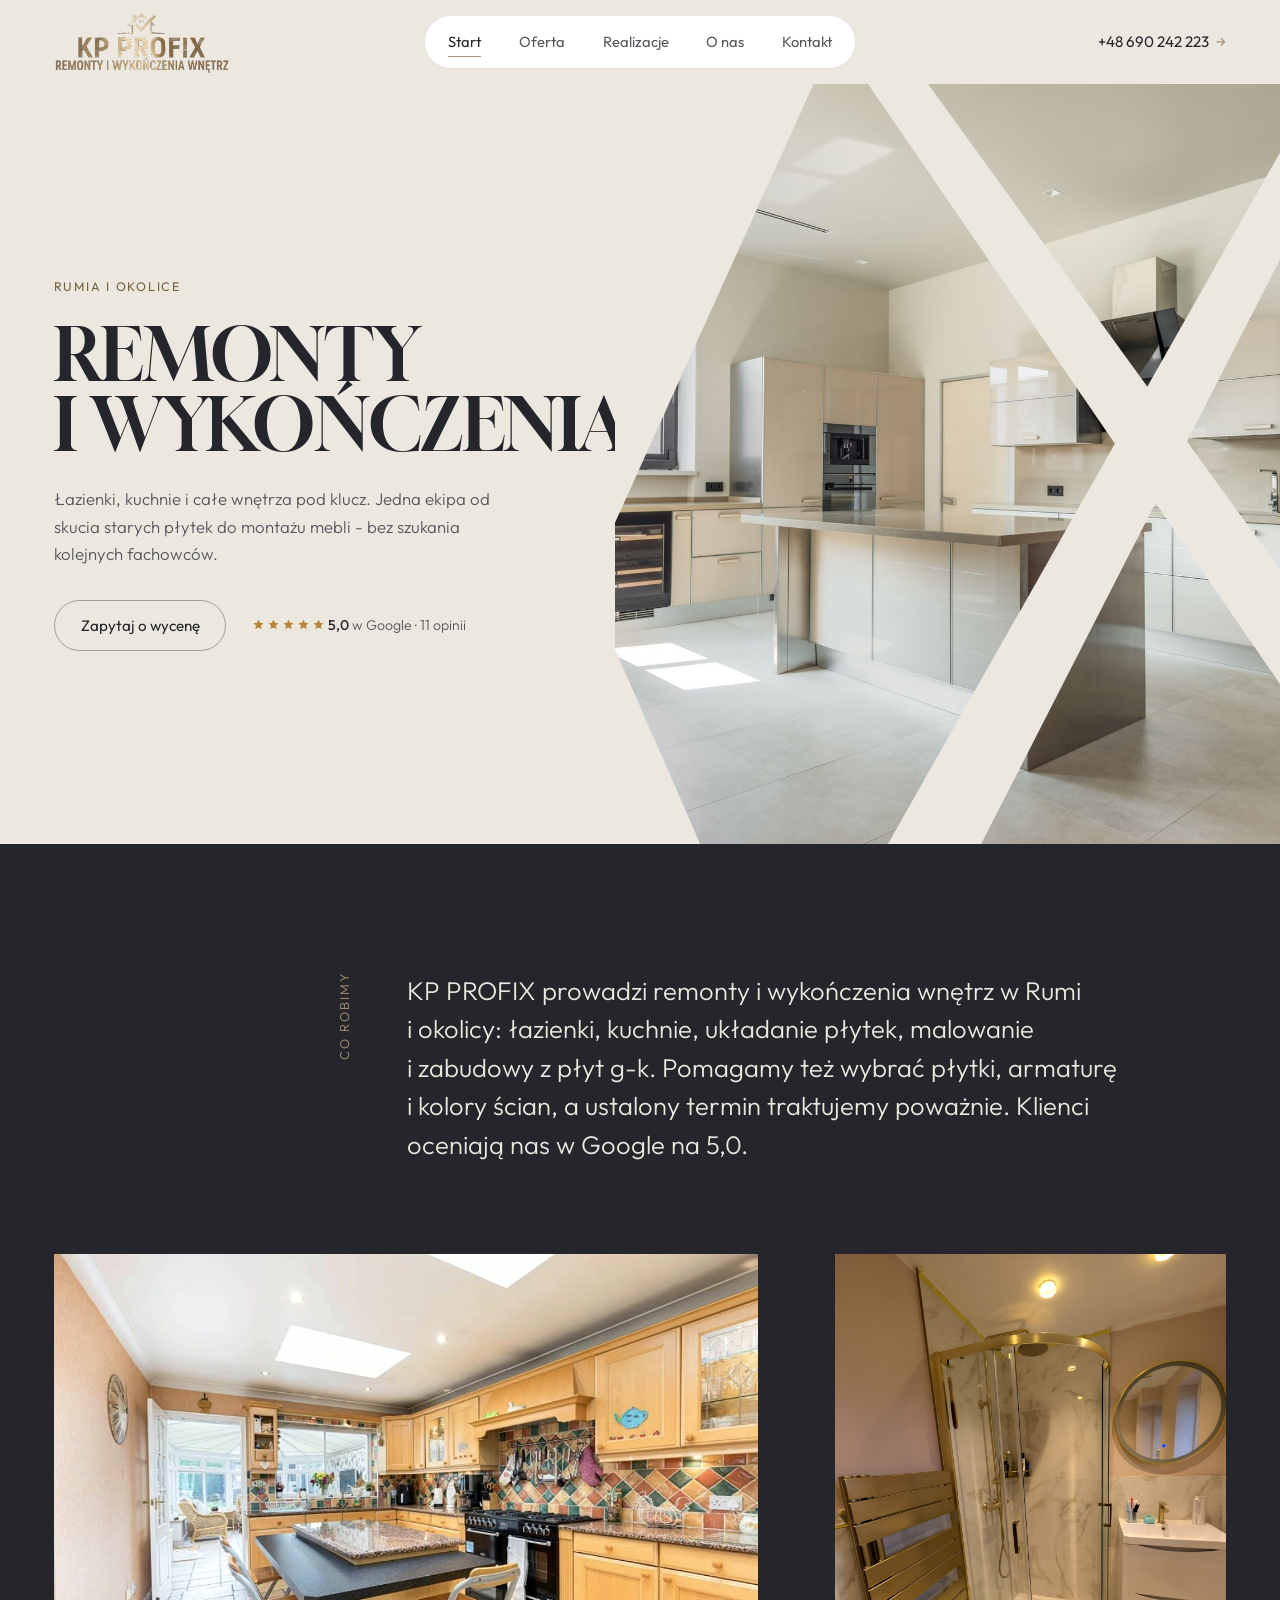
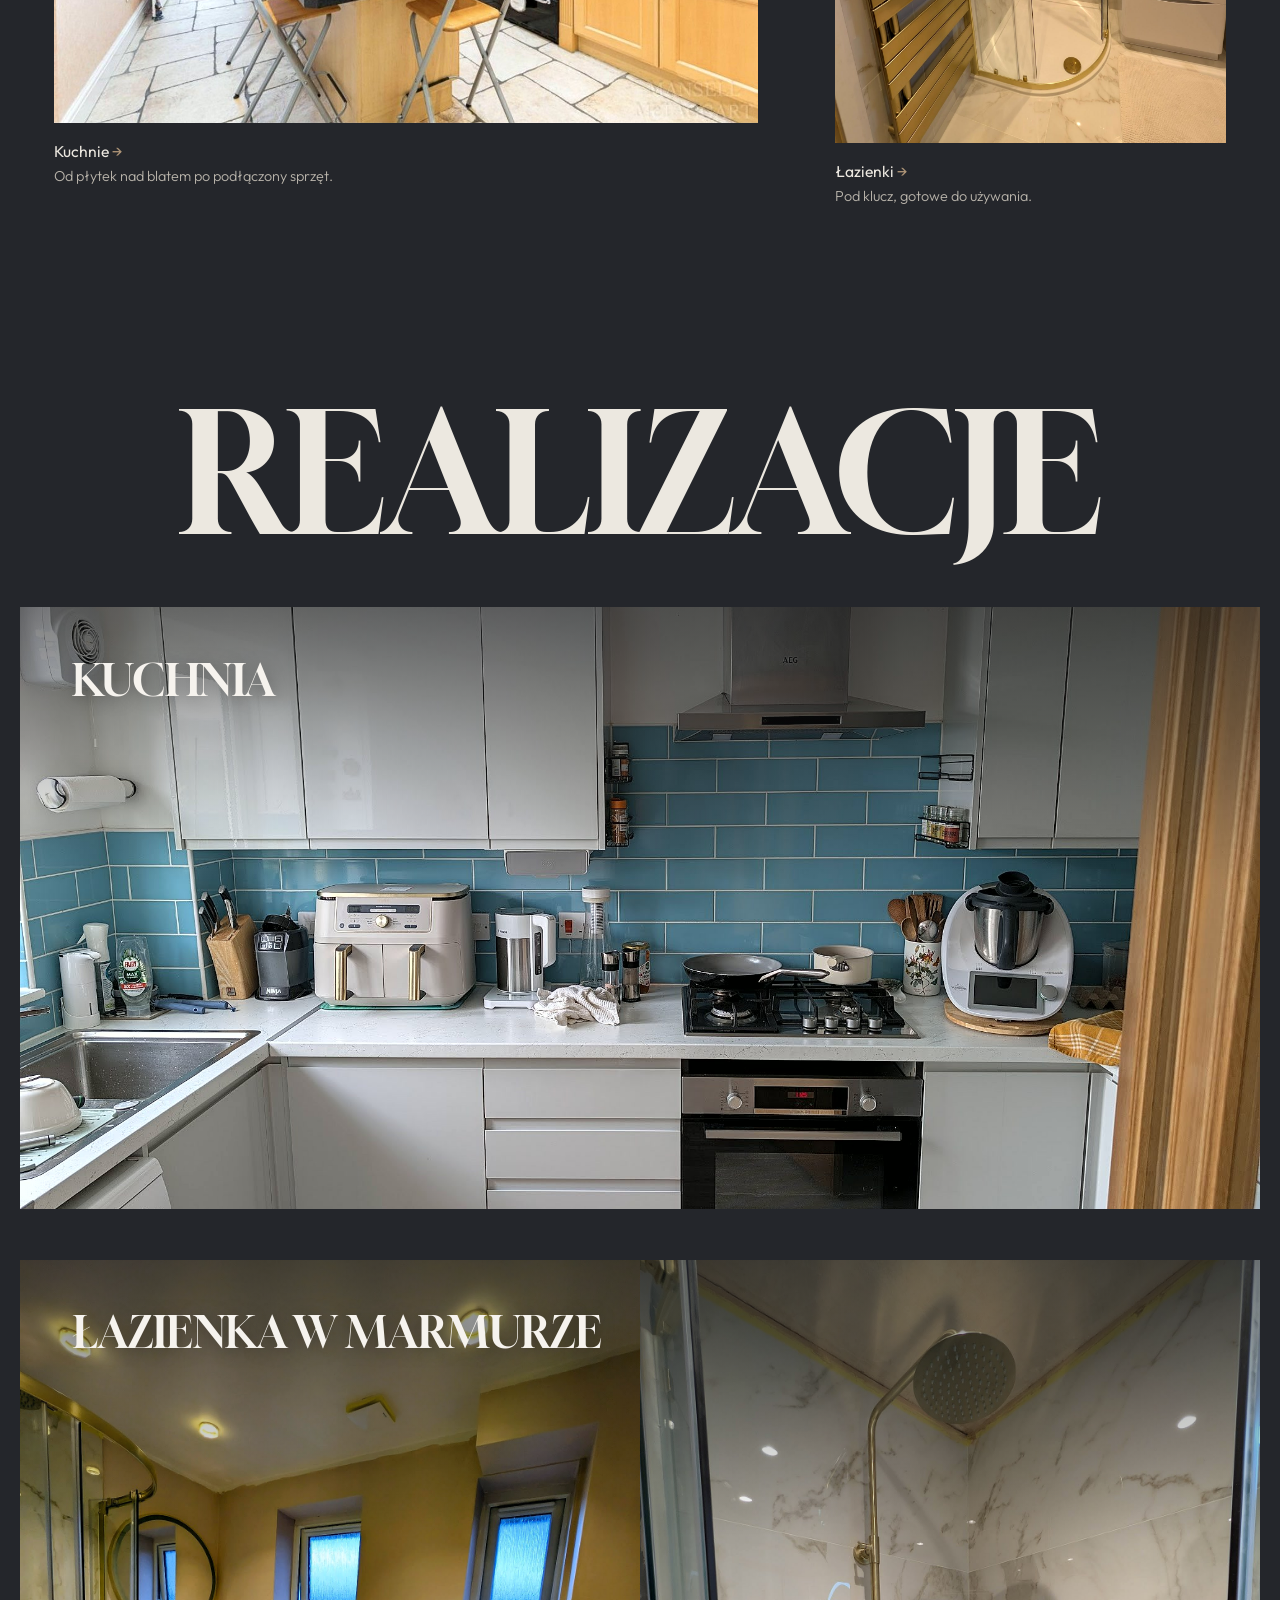
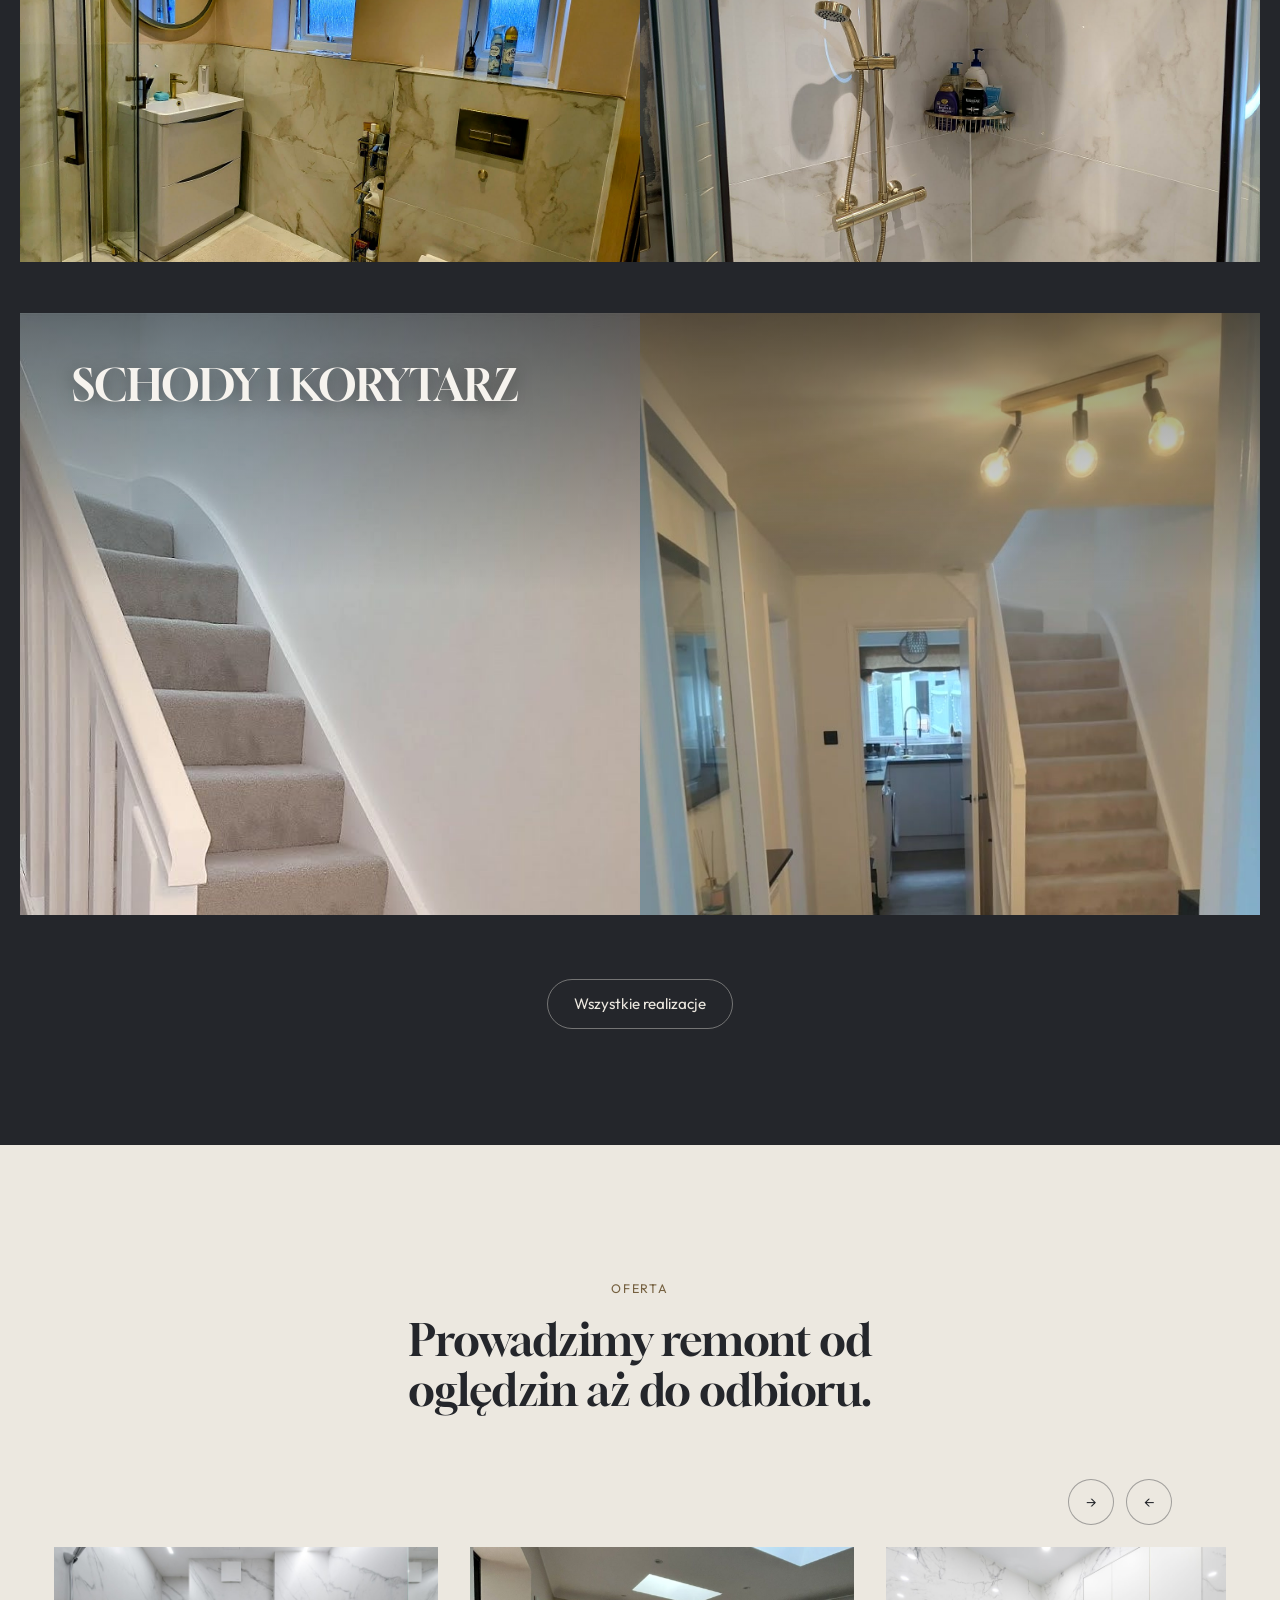
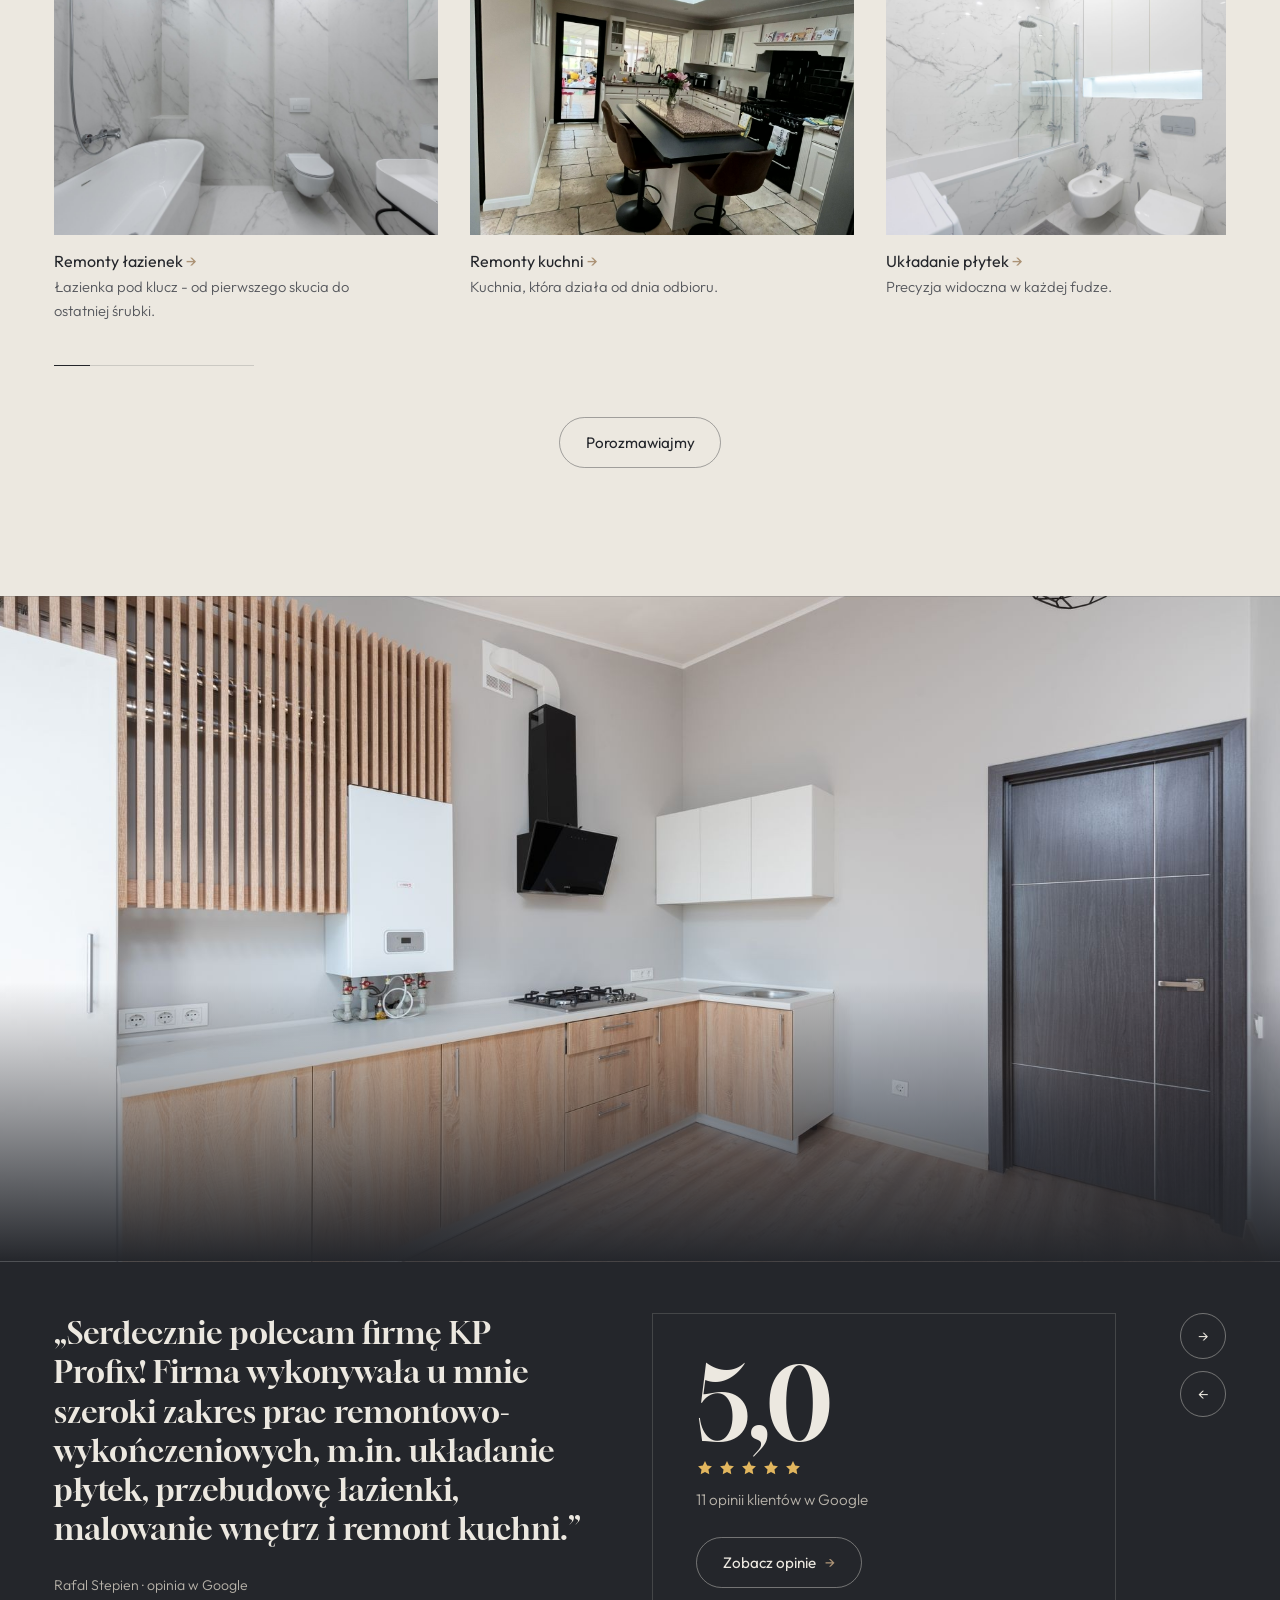
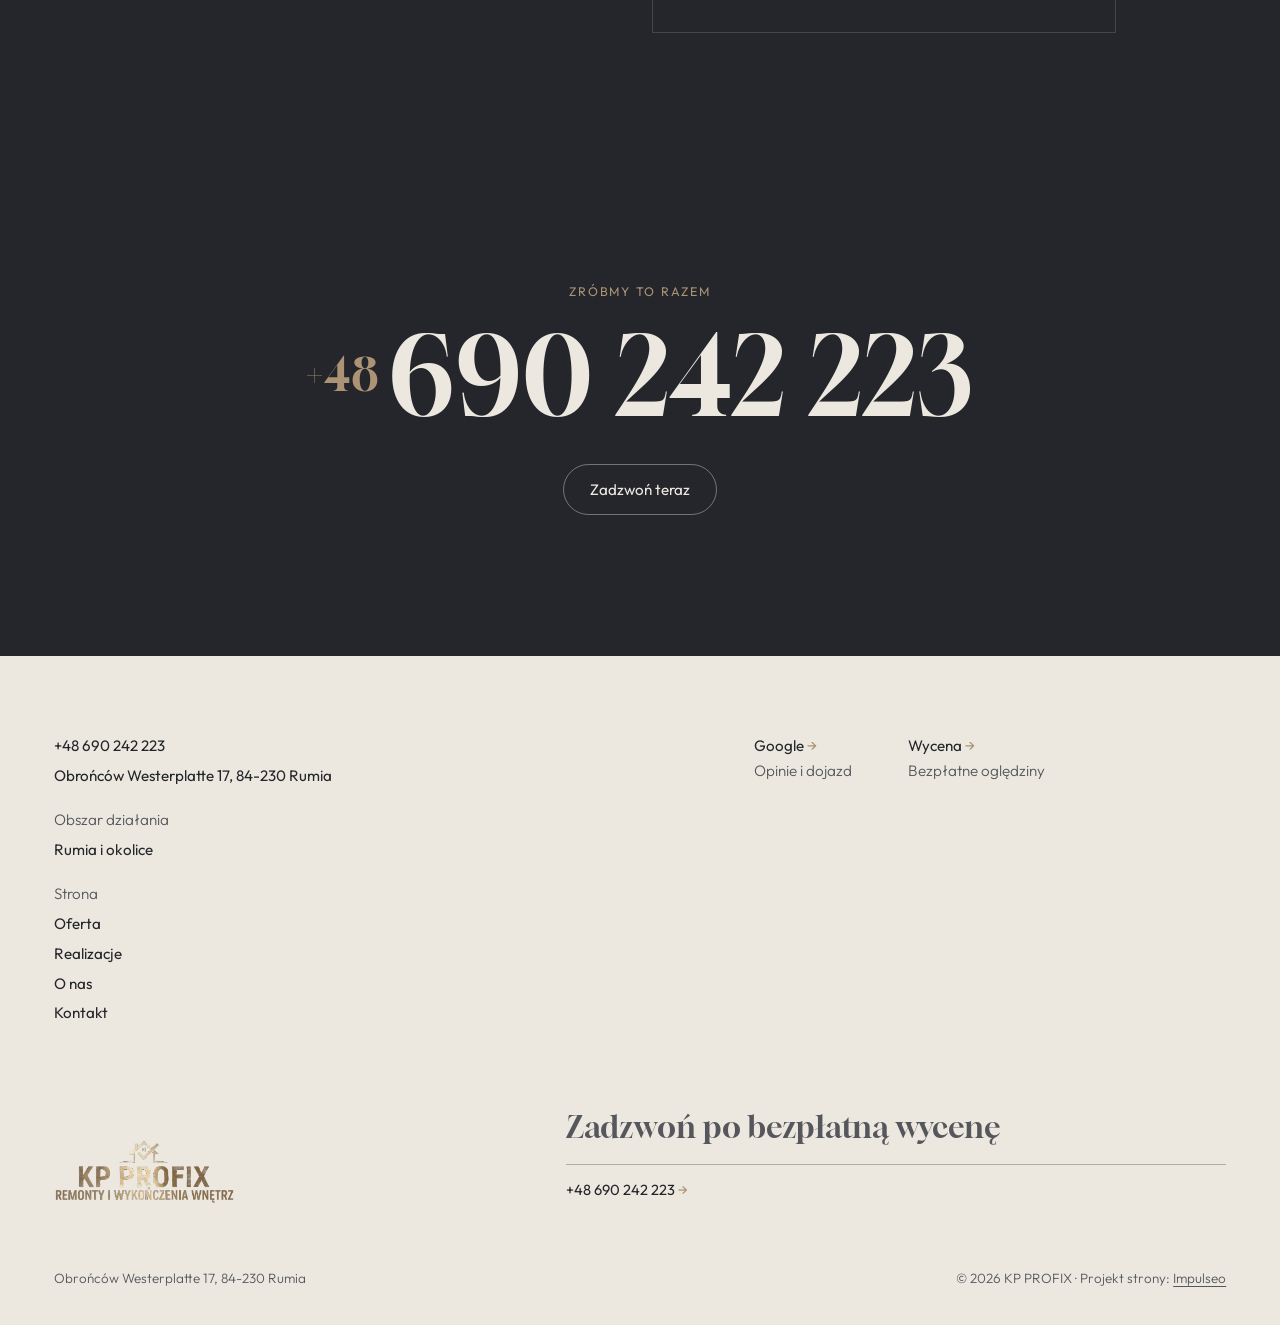
<file: index.html>
<!DOCTYPE html>
<html lang="pl">
<head>
<meta charset="UTF-8">
<meta name="viewport" content="width=device-width, initial-scale=1.0">
<title>KP PROFIX - remonty i wykończenia wnętrz</title>
<meta name="description" content="Remonty i wykończenia wnętrz w Rumi: łazienki, kuchnie, płytki, malowanie, płyty g-k. Zadzwoń: +48 690 242 223.">
<link rel="canonical" href="https://impulseo-pl.github.io/kp-profix/">
<meta name="robots" content="noindex, nofollow">
<meta property="og:type" content="website">
<meta property="og:locale" content="pl_PL">
<meta property="og:site_name" content="KP PROFIX">
<meta property="og:title" content="KP PROFIX - remonty i wykończenia wnętrz">
<meta property="og:description" content="Remonty i wykończenia wnętrz w Rumi: łazienki, kuchnie, płytki, malowanie, płyty g-k. Zadzwoń: +48 690 242 223.">
<meta property="og:url" content="https://impulseo-pl.github.io/kp-profix/">
<meta property="og:image" content="https://impulseo-pl.github.io/kp-profix/img/og.jpg">
<meta property="og:image:width" content="1200">
<meta property="og:image:height" content="630">
<meta name="twitter:card" content="summary_large_image">
<script type="application/ld+json">{"@context": "https://schema.org", "@type": "LocalBusiness", "name": "KP PROFIX", "url": "https://impulseo-pl.github.io/kp-profix/", "telephone": "+48690242223", "image": "https://impulseo-pl.github.io/kp-profix/img/og.jpg", "areaServed": "Rumia", "sameAs": ["https://www.google.com/maps/place/KP+PROFIX/@54.5597191,18.4081877,17z/data=!4m6!3m5!1s0x46fda58ebffb3f71:0x9d55cb7c655bd39c!8m2!3d54.5597191!4d18.4081877"]}</script>
<meta name="theme-color" content="#ECE8E0">
<link rel="preconnect" href="https://fonts.googleapis.com">
<link rel="preconnect" href="https://fonts.gstatic.com" crossorigin>
<link href="https://fonts.googleapis.com/css2?family=Gloock&family=Outfit:wght@300;400;500;600&display=swap" rel="stylesheet">
<link rel="stylesheet" href="assets/styles.css?v=20261015">
</head>
<body>
<header class="nav">
  <div class="wrap nav-inner">
    <a class="brand brand-has-logo" href="index.html"><img class="brand-logo" src="img/logo-kw.png" alt="KP PROFIX - remonty i wykończenia wnętrz" width="633" height="223" decoding="async"></a>
    <nav class="nav-links" aria-label="Menu główne">
      <a href="index.html" class="active" aria-current="page">Start</a>
      <a href="oferta.html">Oferta</a>
      <a href="realizacje.html">Realizacje</a>
      <a href="o-nas.html">O&nbsp;nas</a>
      <a href="kontakt.html">Kontakt</a>
    </nav>
    <button class="nav-toggle" aria-label="Menu"><span></span><span></span><span></span></button>
    <a class="nav-phone" href="tel:+48690242223" aria-label="Zadzwoń +48 690 242 223"><svg class="np-ico" width="17" height="17" viewBox="0 0 24 24" fill="none" aria-hidden="true"><path d="M6.6 10.8a15.5 15.5 0 0 0 6.6 6.6l2.2-2.2a1 1 0 0 1 1-.24 11.4 11.4 0 0 0 3.6.58 1 1 0 0 1 1 1V20a1 1 0 0 1-1 1A17 17 0 0 1 3 4a1 1 0 0 1 1-1h3.5a1 1 0 0 1 1 1c0 1.25.2 2.46.58 3.6a1 1 0 0 1-.25 1l-2.23 2.2Z" fill="currentColor"/></svg><span class="np-txt">+48 690 242 223</span> <span class="kw-arr">→</span></a>
  </div>
</header>
<main>
<section class="kw-hero">
  <div class="kw-hero-copy">
    <span class="kw-eyebrow">Rumia i&nbsp;okolice</span>
    <h1>Remonty i&nbsp;wykończenia</h1>
    <p class="kw-hero-lead">Łazienki, kuchnie i&nbsp;całe wnętrza pod klucz. Jedna ekipa od skucia starych płytek do montażu mebli - bez szukania kolejnych fachowców.</p>
    <div class="kw-hero-meta">
      <a class="kw-pill" href="kontakt.html">Zapytaj o&nbsp;wycenę</a>
      <span class="kw-rating"><span class="st"><svg width="13" height="13" viewBox="0 0 24 24" aria-hidden="true"><path d="M12 2.8l2.85 5.8 6.4.93-4.63 4.5 1.1 6.37L12 17.4l-5.72 3 1.1-6.37-4.63-4.5 6.4-.93L12 2.8Z" fill="currentColor"/></svg><svg width="13" height="13" viewBox="0 0 24 24" aria-hidden="true"><path d="M12 2.8l2.85 5.8 6.4.93-4.63 4.5 1.1 6.37L12 17.4l-5.72 3 1.1-6.37-4.63-4.5 6.4-.93L12 2.8Z" fill="currentColor"/></svg><svg width="13" height="13" viewBox="0 0 24 24" aria-hidden="true"><path d="M12 2.8l2.85 5.8 6.4.93-4.63 4.5 1.1 6.37L12 17.4l-5.72 3 1.1-6.37-4.63-4.5 6.4-.93L12 2.8Z" fill="currentColor"/></svg><svg width="13" height="13" viewBox="0 0 24 24" aria-hidden="true"><path d="M12 2.8l2.85 5.8 6.4.93-4.63 4.5 1.1 6.37L12 17.4l-5.72 3 1.1-6.37-4.63-4.5 6.4-.93L12 2.8Z" fill="currentColor"/></svg><svg width="13" height="13" viewBox="0 0 24 24" aria-hidden="true"><path d="M12 2.8l2.85 5.8 6.4.93-4.63 4.5 1.1 6.37L12 17.4l-5.72 3 1.1-6.37-4.63-4.5 6.4-.93L12 2.8Z" fill="currentColor"/></svg></span> <b>5,0</b> w&nbsp;Google · 11 opinii</span>
    </div>
  </div>
  <div class="kw-cut"><img src="img/hero.jpg" alt="Jasna kuchnia po wykończeniu" width="1880" height="1255" fetchpriority="high" decoding="async"><svg viewBox="0 0 100 100" preserveAspectRatio="none" aria-hidden="true"><polygon points="0,0 30,0 0,58"/><polygon points="0,74 0,100 13,100"/><polygon points="38,0 47,0 100,64 100,79"/><polygon points="100,9 100,23 55,100 41,100"/></svg></div>
</section>

<section class="kw-dark kw-sec">
  <div class="wrap">
    <div class="kw-intro reveal">
      <span class="kw-vlabel">Co robimy</span>
      <p>KP PROFIX prowadzi remonty i&nbsp;wykończenia wnętrz w&nbsp;Rumi i&nbsp;okolicy: łazienki, kuchnie, układanie płytek, malowanie i&nbsp;zabudowy z&nbsp;płyt g-k. Pomagamy też wybrać płytki, armaturę i&nbsp;kolory ścian, a&nbsp;ustalony termin traktujemy poważnie. Klienci oceniają nas w&nbsp;Google na 5,0.</p>
    </div>
    <div class="kw-duo">
      <a class="kw-shot reveal" href="oferta.html"><div class="kw-shot-img"><img src="img/g1.jpg" alt="Kuchnia z wyspą po remoncie" width="1320" height="883" decoding="async"></div><span class="kw-shot-cap">Kuchnie <span class="kw-arr">→</span></span><span class="kw-shot-sub">Od płytek nad blatem po podłączony sprzęt.</span></a>
      <a class="kw-shot reveal" href="oferta.html"><div class="kw-shot-img"><img src="img/about.jpg" alt="Łazienka z kabiną i złotą armaturą" width="1396" height="1904" decoding="async"></div><span class="kw-shot-cap">Łazienki <span class="kw-arr">→</span></span><span class="kw-shot-sub">Pod klucz, gotowe do używania.</span></a>
    </div>
  </div>
</section>

<section class="kw-dark" style="padding-block:clamp(40px,5vw,72px) clamp(80px,9vw,130px)">
  <h2 class="kw-giant reveal">Realizacje</h2>
  <div class="kw-work">
    <a class="kw-work-card reveal" href="realizacje.html"><span class="kw-work-name">Kuchnia</span><img src="img/g3.jpg" alt="Kuchnia z niebieskimi płytkami nad blatem" width="2000" height="1502" loading="lazy" decoding="async"></a>
    <a class="kw-work-card reveal" href="realizacje.html"><span class="kw-work-name">Łazienka w&nbsp;marmurze</span><div class="kw-pair"><img src="img/g10.jpg" alt="Łazienka z płytkami imitującymi marmur" width="1506" height="2000" loading="lazy" decoding="async"><img src="img/g11.jpg" alt="Prysznic z płytkami imitującymi marmur" width="1506" height="2000" loading="lazy" decoding="async"></div></a>
    <a class="kw-work-card reveal" href="realizacje.html"><span class="kw-work-name">Schody i&nbsp;korytarz</span><div class="kw-pair"><img src="img/g8.jpg" alt="Schody po wykończeniu" width="900" height="1200" loading="lazy" decoding="async"><img src="img/g13.jpg" alt="Korytarz i schody po remoncie" width="852" height="1556" loading="lazy" decoding="async"></div></a>
  </div>
  <div class="kw-work-more reveal"><a class="kw-pill on-dark" href="realizacje.html">Wszystkie realizacje</a></div>
</section>

<section class="kw-sec">
  <div class="wrap">
    <div class="kw-center reveal">
      <span class="kw-eyebrow">Oferta</span>
      <h2>Prowadzimy remont od oględzin aż do odbioru.</h2>
    </div>
    <div class="kw-carousel reveal" data-kw-track>
      <div class="kw-arrows"><button type="button" data-kw-next aria-label="Dalej">→</button><button type="button" data-kw-prev aria-label="Wstecz">←</button></div>
      <div class="kw-track">
      <a class="kw-slide" href="oferta.html"><div class="kw-slide-img"><img src="img/g12.jpg" alt="Remonty łazienek" width="1880" height="1255" loading="lazy" decoding="async"></div><h3>Remonty łazienek <span class="kw-arr">→</span></h3><p>Łazienka pod klucz - od pierwszego skucia do ostatniej śrubki.</p></a>
      <a class="kw-slide" href="oferta.html"><div class="kw-slide-img"><img src="img/g2.jpg" alt="Remonty kuchni" width="1232" height="1682" loading="lazy" decoding="async"></div><h3>Remonty kuchni <span class="kw-arr">→</span></h3><p>Kuchnia, która działa od dnia odbioru.</p></a>
      <a class="kw-slide" href="oferta.html"><div class="kw-slide-img"><img src="img/g4.jpg" alt="Układanie płytek" width="1880" height="1255" loading="lazy" decoding="async"></div><h3>Układanie płytek <span class="kw-arr">→</span></h3><p>Precyzja widoczna w&nbsp;każdej fudze.</p></a>
      <a class="kw-slide" href="oferta.html"><div class="kw-slide-img"><img src="img/g14.jpg" alt="Malowanie wnętrz" width="1880" height="1253" loading="lazy" decoding="async"></div><h3>Malowanie wnętrz <span class="kw-arr">→</span></h3><p>Gładkie ściany i&nbsp;czyste mieszkanie po robocie.</p></a>
      <a class="kw-slide" href="oferta.html"><div class="kw-slide-img"><img src="img/g7.jpg" alt="Zabudowy z płyt g-k" width="1880" height="1253" loading="lazy" decoding="async"></div><h3>Zabudowy z&nbsp;płyt g-k <span class="kw-arr">→</span></h3><p>Nowy układ wnętrza bez kucia murów.</p></a>
      <a class="kw-slide" href="oferta.html"><div class="kw-slide-img"><img src="img/g6.jpg" alt="Montaż mebli i telewizorów" width="818" height="1130" loading="lazy" decoding="async"></div><h3>Montaż mebli i&nbsp;telewizorów <span class="kw-arr">→</span></h3><p>Wykończenie na sam koniec - bez wiszących kabli.</p></a>
      </div>
      <div class="kw-progress" aria-hidden="true"><i></i></div>
    </div>
    <div class="kw-services-cta reveal"><a class="kw-pill" href="kontakt.html">Porozmawiajmy</a></div>
  </div>
</section>

<section class="stopklatka kw-band" aria-hidden="true"><div class="stk-bg" style="background-image:url(img/g5.jpg)"></div></section>

<section class="kw-dark" style="padding-block:clamp(30px,4vw,60px) clamp(70px,8vw,120px)">
  <div class="wrap">
    <div class="kw-quotes reveal" data-kw-quotes>
      <div class="kw-quote-stack">
        <figure class="kw-quote"><blockquote>„Serdecznie polecam firmę KP Profix! Firma wykonywała u&nbsp;mnie szeroki zakres prac remontowo-wykończeniowych, m.in. układanie płytek, przebudowę łazienki, malowanie wnętrz i&nbsp;remont kuchni.”</blockquote><figcaption>Rafal Stepien · opinia w&nbsp;Google</figcaption></figure>
        <figure class="kw-quote"><blockquote>„Jestem bardzo zadowolona ze współpracy. Remont został przeprowadzony sprawnie i&nbsp;profesjonalnie. Wszystko zostało wykonane starannie i&nbsp;z&nbsp;dbałością o&nbsp;szczegóły.”</blockquote><figcaption>Marcela Kuczaj · opinia w&nbsp;Google</figcaption></figure>
        <figure class="kw-quote"><blockquote>„Profesjonalne wykonanie, z&nbsp;dbałością o&nbsp;detale i&nbsp;w&nbsp;terminie. Dużo cennych wskazówek i&nbsp;pomoc w&nbsp;wyborze. Super współpraca. 100% polecam.”</blockquote><figcaption>B SK · opinia w&nbsp;Google</figcaption></figure>
      </div>
      <div class="kw-gcard">
        <span class="kw-gnum">5,0</span>
        <span class="kw-gstars" role="img" aria-label="5 na 5 gwiazdek"><svg width="13" height="13" viewBox="0 0 24 24" aria-hidden="true"><path d="M12 2.8l2.85 5.8 6.4.93-4.63 4.5 1.1 6.37L12 17.4l-5.72 3 1.1-6.37-4.63-4.5 6.4-.93L12 2.8Z" fill="currentColor"/></svg><svg width="13" height="13" viewBox="0 0 24 24" aria-hidden="true"><path d="M12 2.8l2.85 5.8 6.4.93-4.63 4.5 1.1 6.37L12 17.4l-5.72 3 1.1-6.37-4.63-4.5 6.4-.93L12 2.8Z" fill="currentColor"/></svg><svg width="13" height="13" viewBox="0 0 24 24" aria-hidden="true"><path d="M12 2.8l2.85 5.8 6.4.93-4.63 4.5 1.1 6.37L12 17.4l-5.72 3 1.1-6.37-4.63-4.5 6.4-.93L12 2.8Z" fill="currentColor"/></svg><svg width="13" height="13" viewBox="0 0 24 24" aria-hidden="true"><path d="M12 2.8l2.85 5.8 6.4.93-4.63 4.5 1.1 6.37L12 17.4l-5.72 3 1.1-6.37-4.63-4.5 6.4-.93L12 2.8Z" fill="currentColor"/></svg><svg width="13" height="13" viewBox="0 0 24 24" aria-hidden="true"><path d="M12 2.8l2.85 5.8 6.4.93-4.63 4.5 1.1 6.37L12 17.4l-5.72 3 1.1-6.37-4.63-4.5 6.4-.93L12 2.8Z" fill="currentColor"/></svg></span>
        <span class="kw-gtxt">11 opinii klientów w&nbsp;Google</span>
        <a class="kw-pill on-dark" href="https://www.google.com/maps/place/KP+PROFIX/@54.5597191,18.4081877,17z/data=!4m6!3m5!1s0x46fda58ebffb3f71:0x9d55cb7c655bd39c!8m2!3d54.5597191!4d18.4081877" target="_blank" rel="noopener">Zobacz opinie <span class="kw-arr">→</span></a>
      </div>
      <div class="kw-arrows"><button type="button" data-kw-next aria-label="Dalej">→</button><button type="button" data-kw-prev aria-label="Wstecz">←</button></div>
    </div>
  </div>
</section>

<section class="kw-dark kw-call cta">
  <div class="wrap reveal">
    <span class="kw-eyebrow">Zróbmy to razem</span>
    <a class="kw-call-num" href="tel:+48690242223"><small>+48</small>690 242 223</a>
    <a class="kw-pill on-dark" href="tel:+48690242223">Zadzwoń teraz</a>
  </div>
</section>
</main>
<footer>
  <div class="wrap">
    <div class="kw-foot-top">
      <div class="kw-foot-list">
        <a href="tel:+48690242223">+48 690 242 223</a>
        <span>Obrońców Westerplatte 17, 84-230 Rumia</span>
        <span class="lab">Obszar działania</span>
        <span>Rumia i&nbsp;okolice</span>
        <span class="lab">Strona</span>
        <a href="oferta.html">Oferta</a>
        <a href="realizacje.html">Realizacje</a>
        <a href="o-nas.html">O&nbsp;nas</a>
        <a href="kontakt.html">Kontakt</a>
      </div>
      <div class="kw-foot-soc">
        <a href="https://www.google.com/maps/place/KP+PROFIX/@54.5597191,18.4081877,17z/data=!4m6!3m5!1s0x46fda58ebffb3f71:0x9d55cb7c655bd39c!8m2!3d54.5597191!4d18.4081877" target="_blank" rel="noopener">Google <span class="kw-arr">→</span><span class="sub">Opinie i&nbsp;dojazd</span></a>
        <a href="kontakt.html">Wycena <span class="kw-arr">→</span><span class="sub">Bezpłatne oględziny</span></a>
      </div>
    </div>
    <div class="kw-foot-mid">
      <a href="index.html"><img src="img/logo-kw.png" alt="KP PROFIX" width="633" height="223" loading="lazy" decoding="async"></a>
      <div>
        <a class="kw-foot-call" href="tel:+48690242223">Zadzwoń po bezpłatną wycenę</a>
        <a class="kw-foot-call-sub" href="tel:+48690242223">+48 690 242 223 <span class="kw-arr">→</span></a>
      </div>
    </div>
    <div class="kw-foot-bot">
      <span>Obrońców Westerplatte 17, 84-230 Rumia</span>
      <span>© 2026 KP PROFIX · Projekt strony: <a class="foot-credit" href="https://impulseo.pl" target="_blank" rel="noopener">Impulseo</a></span>
    </div>
  </div>
</footer>
<div class="sticky-call"><a class="sc-call" href="tel:+48690242223"><svg class="ico-tel" width="17" height="17" viewBox="0 0 24 24" fill="none" aria-hidden="true"><path d="M6.6 10.8a15.5 15.5 0 0 0 6.6 6.6l2.2-2.2a1 1 0 0 1 1-.24 11.4 11.4 0 0 0 3.6.58 1 1 0 0 1 1 1V20a1 1 0 0 1-1 1A17 17 0 0 1 3 4a1 1 0 0 1 1-1h3.5a1 1 0 0 1 1 1c0 1.25.2 2.46.58 3.6a1 1 0 0 1-.25 1l-2.23 2.2Z" fill="currentColor"/></svg> Zadzwoń</a><a class="sc-quote" href="kontakt.html">Bezpłatna wycena</a></div>
<div class="demo-wazne" data-do="2026-10-21" data-cykl="3" hidden><svg class="dw-ico" width="13" height="13" viewBox="0 0 24 24" fill="none" aria-hidden="true"><circle cx="12" cy="12" r="8.6" stroke="currentColor" stroke-width="1.8"/><path d="M12 7.2V12l3.3 2" stroke="currentColor" stroke-width="1.8" stroke-linecap="round"/></svg><span class="dw-txt"></span></div>

<script src="assets/main.js?v=20261015"></script>
</body>
</html>
</file>
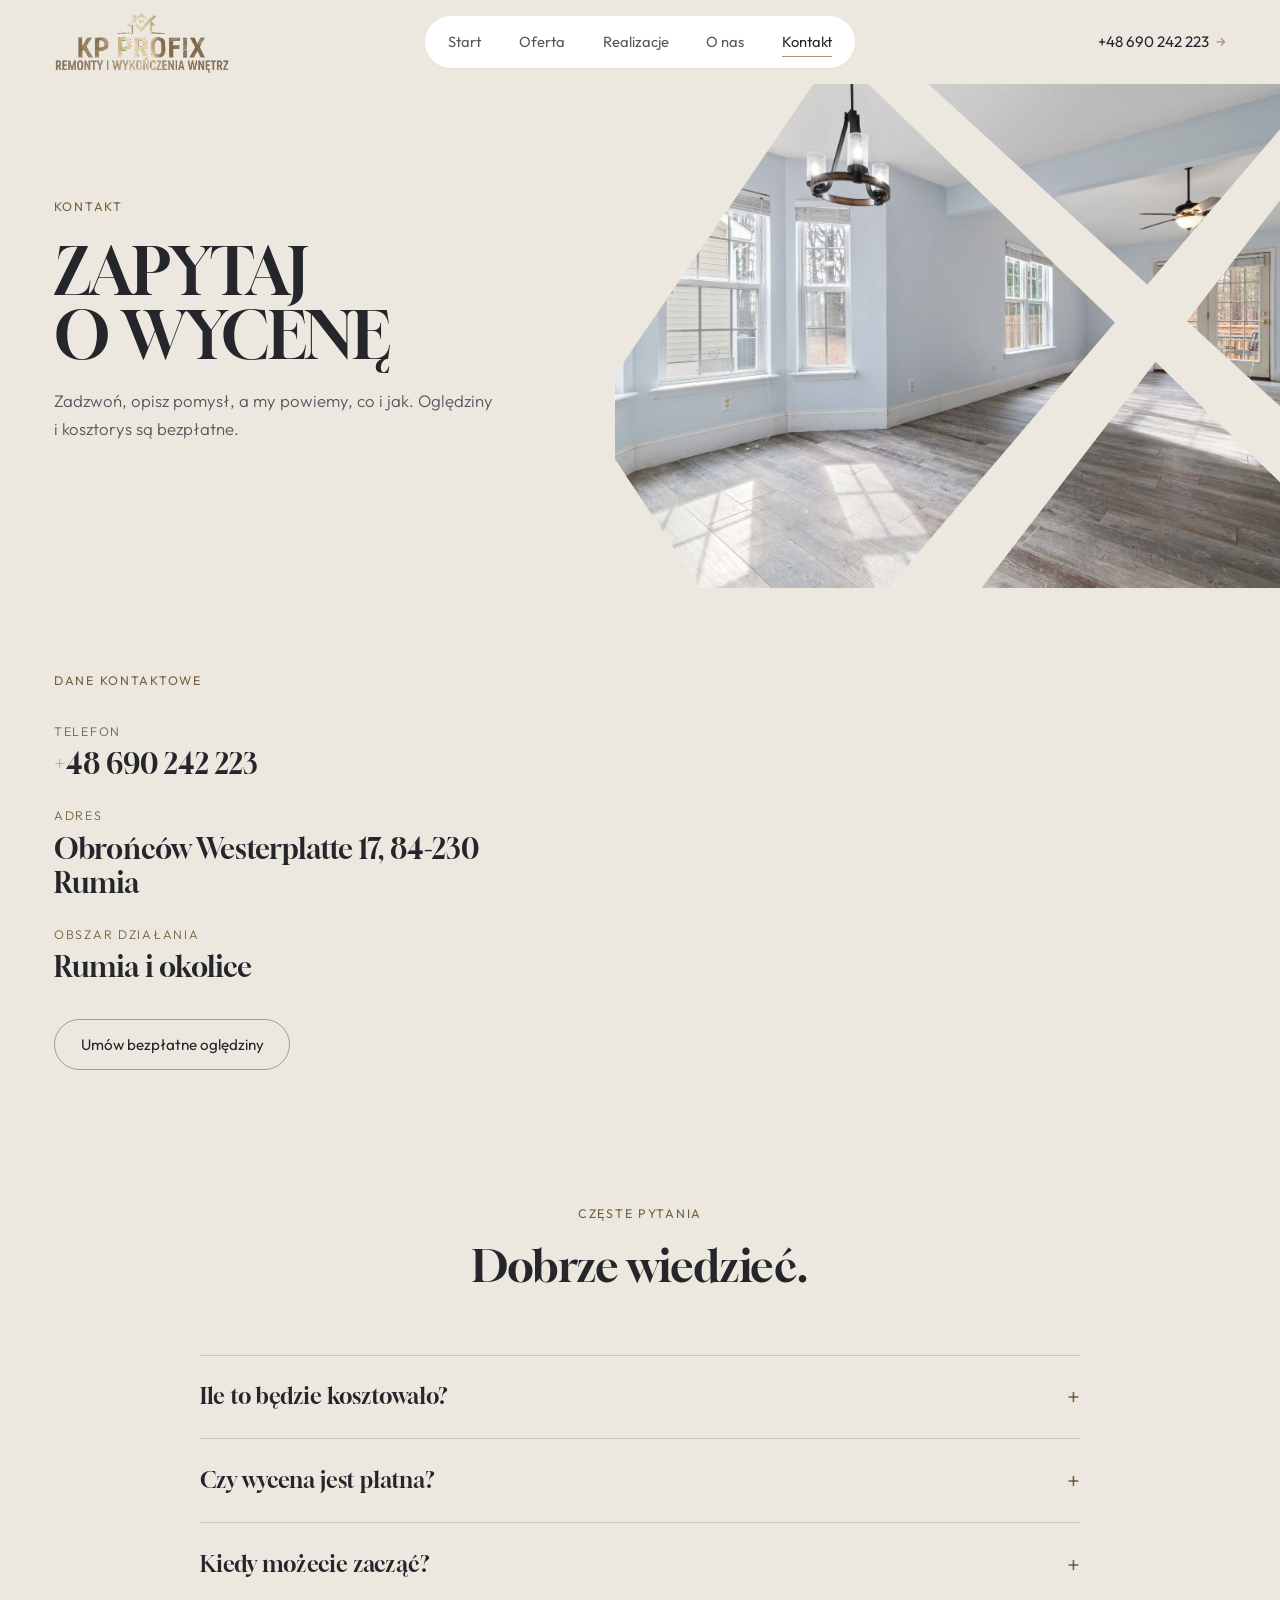
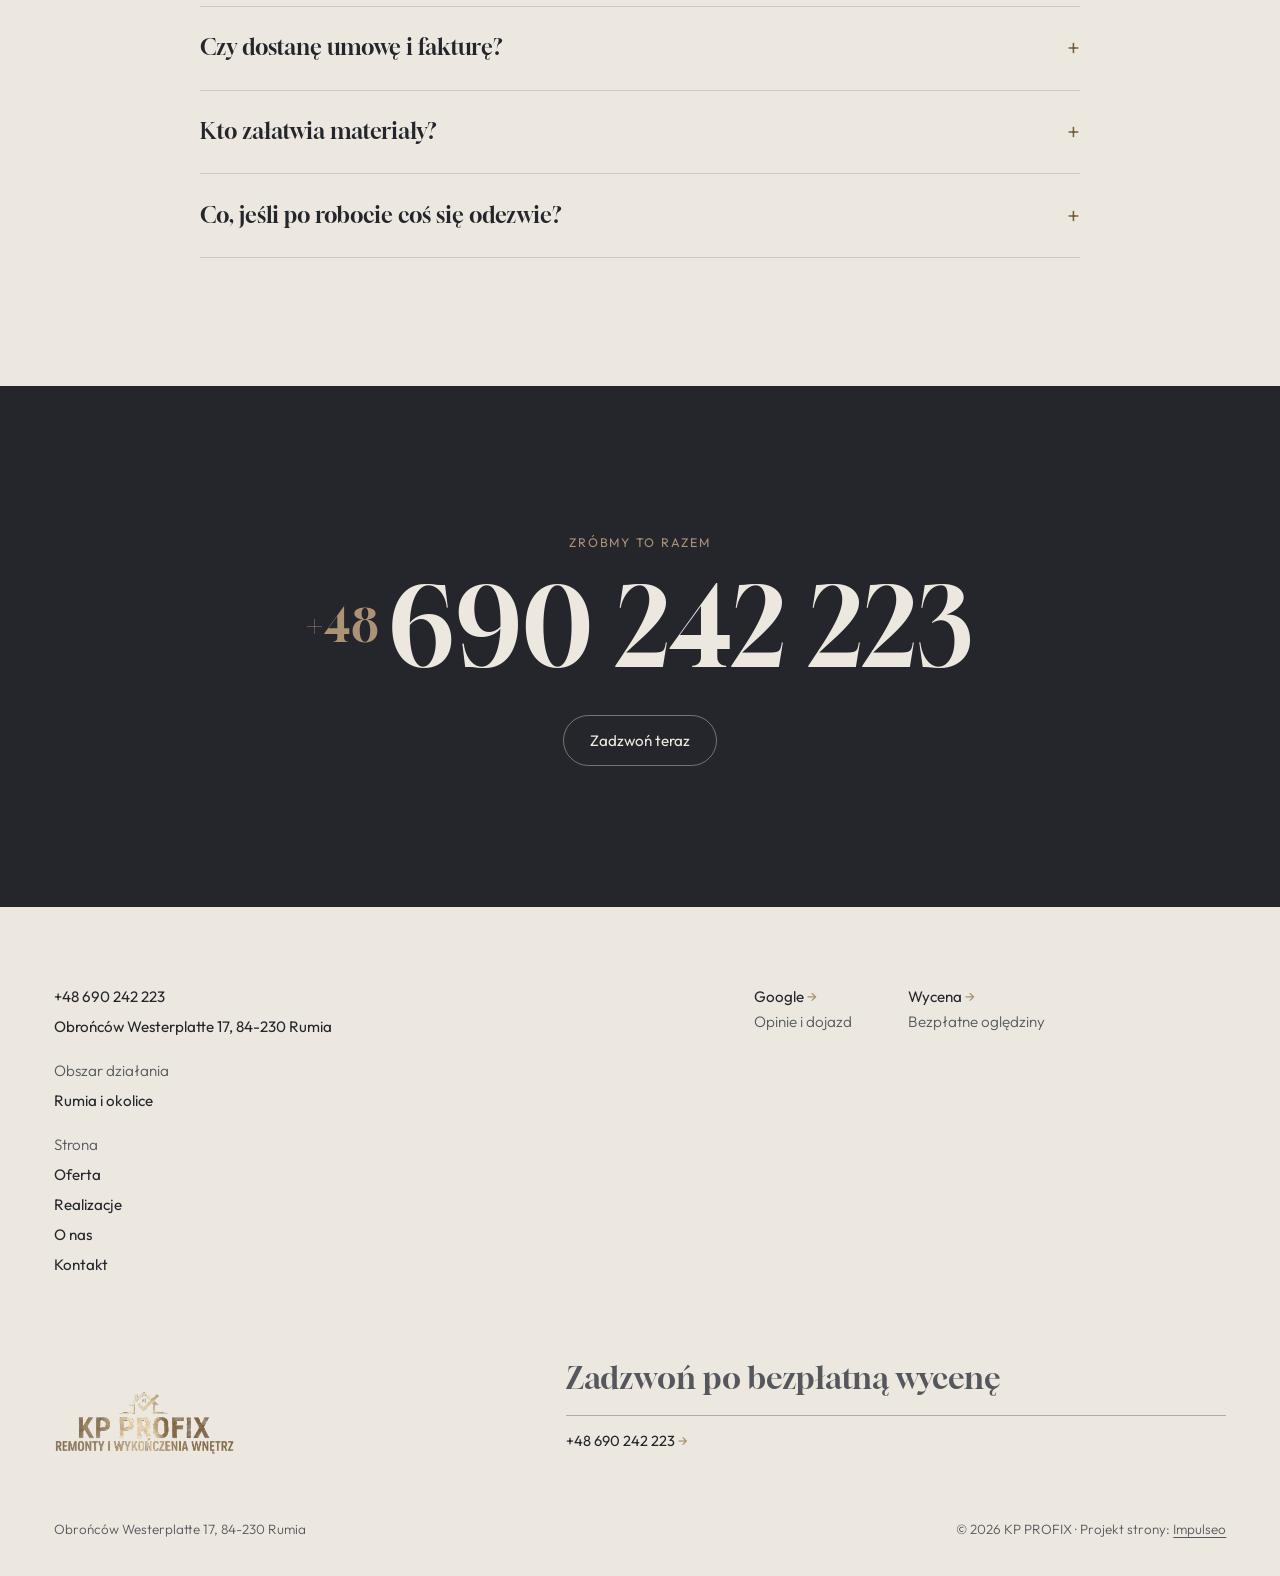
<file: kontakt.html>
<!DOCTYPE html>
<html lang="pl">
<head>
<meta charset="UTF-8">
<meta name="viewport" content="width=device-width, initial-scale=1.0">
<title>Kontakt - KP PROFIX</title>
<meta name="description" content="Kontakt KP PROFIX - Obrońców Westerplatte 17, 84-230 Rumia">
<link rel="canonical" href="https://impulseo-pl.github.io/kp-profix/kontakt.html">
<meta name="robots" content="noindex, nofollow">
<meta property="og:type" content="website">
<meta property="og:locale" content="pl_PL">
<meta property="og:site_name" content="KP PROFIX">
<meta property="og:title" content="Kontakt - KP PROFIX">
<meta property="og:description" content="Kontakt KP PROFIX - Obrońców Westerplatte 17, 84-230 Rumia">
<meta property="og:url" content="https://impulseo-pl.github.io/kp-profix/kontakt.html">
<meta property="og:image" content="https://impulseo-pl.github.io/kp-profix/img/og.jpg">
<meta property="og:image:width" content="1200">
<meta property="og:image:height" content="630">
<meta name="twitter:card" content="summary_large_image">
<meta name="theme-color" content="#ECE8E0">
<link rel="preconnect" href="https://fonts.googleapis.com">
<link rel="preconnect" href="https://fonts.gstatic.com" crossorigin>
<link href="https://fonts.googleapis.com/css2?family=Gloock&family=Outfit:wght@300;400;500;600&display=swap" rel="stylesheet">
<link rel="stylesheet" href="assets/styles.css?v=20261015">
</head>
<body>
<header class="nav">
  <div class="wrap nav-inner">
    <a class="brand brand-has-logo" href="index.html"><img class="brand-logo" src="img/logo-kw.png" alt="KP PROFIX - remonty i wykończenia wnętrz" width="633" height="223" decoding="async"></a>
    <nav class="nav-links" aria-label="Menu główne">
      <a href="index.html">Start</a>
      <a href="oferta.html">Oferta</a>
      <a href="realizacje.html">Realizacje</a>
      <a href="o-nas.html">O&nbsp;nas</a>
      <a href="kontakt.html" class="active" aria-current="page">Kontakt</a>
    </nav>
    <button class="nav-toggle" aria-label="Menu"><span></span><span></span><span></span></button>
    <a class="nav-phone" href="tel:+48690242223" aria-label="Zadzwoń +48 690 242 223"><svg class="np-ico" width="17" height="17" viewBox="0 0 24 24" fill="none" aria-hidden="true"><path d="M6.6 10.8a15.5 15.5 0 0 0 6.6 6.6l2.2-2.2a1 1 0 0 1 1-.24 11.4 11.4 0 0 0 3.6.58 1 1 0 0 1 1 1V20a1 1 0 0 1-1 1A17 17 0 0 1 3 4a1 1 0 0 1 1-1h3.5a1 1 0 0 1 1 1c0 1.25.2 2.46.58 3.6a1 1 0 0 1-.25 1l-2.23 2.2Z" fill="currentColor"/></svg><span class="np-txt">+48 690 242 223</span> <span class="kw-arr">→</span></a>
  </div>
</header>
<main>
<section class="kw-pagehead">
  <div class="kw-hero-copy">
    <span class="kw-eyebrow">Kontakt</span>
    <h1>Zapytaj o&nbsp;wycenę</h1>
    <p class="kw-hero-lead">Zadzwoń, opisz pomysł, a&nbsp;my powiemy, co i&nbsp;jak. Oględziny i&nbsp;kosztorys są bezpłatne.</p>
  </div>
  <div class="kw-cut"><img src="img/g7.jpg" alt="Jasny pokój po remoncie" width="1880" height="1253" fetchpriority="high" decoding="async"><svg viewBox="0 0 100 100" preserveAspectRatio="none" aria-hidden="true"><polygon points="0,0 30,0 0,58"/><polygon points="0,74 0,100 13,100"/><polygon points="38,0 47,0 100,64 100,79"/><polygon points="100,9 100,23 55,100 41,100"/></svg></div>
</section>

<section class="kw-sec" style="padding-top:clamp(50px,6vw,90px)">
  <div class="wrap kw-contact">
    <div class="reveal">
      <span class="kw-eyebrow">Dane kontaktowe</span>
      <dl>
        <div><dt>Telefon</dt><dd><a href="tel:+48690242223">+48 690 242 223</a></dd></div>
        <div><dt>Adres</dt><dd>Obrońców Westerplatte 17, 84-230 Rumia</dd></div>
        <div><dt>Obszar działania</dt><dd>Rumia i&nbsp;okolice</dd></div>
      </dl>
      <p style="margin-top:2.2rem"><a class="kw-pill" href="tel:+48690242223">Umów bezpłatne oględziny</a></p>
    </div>
    <div class="reveal"><iframe class="kw-map" title="KP PROFIX - Rumia" src="https://maps.google.com/maps?q=54.5597191%2C18.4081877&amp;z=14&amp;output=embed" loading="lazy" referrerpolicy="no-referrer-when-downgrade"></iframe></div>
  </div>
</section>
<section class="kw-sec" style="padding-top:0">
  <div class="wrap">
    <div class="kw-center reveal">
      <span class="kw-eyebrow">Częste pytania</span>
      <h2>Dobrze wiedzieć.</h2>
    </div>
    <div class="kw-faq">
      <details class="reveal"><summary>Ile to będzie kosztowało?</summary><p>Zależy od zakresu i&nbsp;materiałów - dlatego najpierw jedziemy obejrzeć i&nbsp;zmierzyć, a&nbsp;dopiero potem liczymy. Dostajesz kosztorys rozpisany na pozycje, nie jedną kwotę z&nbsp;sufitu.</p></details>
      <details class="reveal"><summary>Czy wycena jest płatna?</summary><p>Nie. Oględziny i&nbsp;kosztorys w&nbsp;Rumi i&nbsp;najbliższej okolicy są bezpłatne i&nbsp;do niczego nie zobowiązują.</p></details>
      <details class="reveal"><summary>Kiedy możecie zacząć?</summary><p>Zależy od zakresu i&nbsp;kalendarza. Zadzwoń - powiemy, kiedy realnie możemy wejść, i&nbsp;tego terminu się trzymamy.</p></details>
      <details class="reveal"><summary>Czy dostanę umowę i&nbsp;fakturę?</summary><p>Tak, jedno i&nbsp;drugie. Umowa opisuje zakres, cenę, terminy i&nbsp;gwarancję, a&nbsp;fakturę dostajesz za każdy rozliczony etap.</p></details>
      <details class="reveal"><summary>Kto załatwia materiały?</summary><p>Zwykle my - mamy sprawdzone hurtownie i&nbsp;rabaty wykonawcy, a&nbsp;wszystkie faktury zakupu widzisz. Wolisz kupić coś samodzielnie? Podamy ilości i&nbsp;parametry, żebyś nie przepłacił.</p></details>
      <details class="reveal"><summary>Co, jeśli po robocie coś się odezwie?</summary><p>Pęknięcie na ścianie czy rysa przy oknie po roku to sprawa do naprawy, nie do dyskusji. Nasza robota - nasza poprawka, bez kombinowania.</p></details>
    </div>
  </div>
</section>
<section class="kw-dark kw-call cta">
  <div class="wrap reveal">
    <span class="kw-eyebrow">Zróbmy to razem</span>
    <a class="kw-call-num" href="tel:+48690242223"><small>+48</small>690 242 223</a>
    <a class="kw-pill on-dark" href="tel:+48690242223">Zadzwoń teraz</a>
  </div>
</section>
</main>
<footer>
  <div class="wrap">
    <div class="kw-foot-top">
      <div class="kw-foot-list">
        <a href="tel:+48690242223">+48 690 242 223</a>
        <span>Obrońców Westerplatte 17, 84-230 Rumia</span>
        <span class="lab">Obszar działania</span>
        <span>Rumia i&nbsp;okolice</span>
        <span class="lab">Strona</span>
        <a href="oferta.html">Oferta</a>
        <a href="realizacje.html">Realizacje</a>
        <a href="o-nas.html">O&nbsp;nas</a>
        <a href="kontakt.html">Kontakt</a>
      </div>
      <div class="kw-foot-soc">
        <a href="https://www.google.com/maps/place/KP+PROFIX/@54.5597191,18.4081877,17z/data=!4m6!3m5!1s0x46fda58ebffb3f71:0x9d55cb7c655bd39c!8m2!3d54.5597191!4d18.4081877" target="_blank" rel="noopener">Google <span class="kw-arr">→</span><span class="sub">Opinie i&nbsp;dojazd</span></a>
        <a href="kontakt.html">Wycena <span class="kw-arr">→</span><span class="sub">Bezpłatne oględziny</span></a>
      </div>
    </div>
    <div class="kw-foot-mid">
      <a href="index.html"><img src="img/logo-kw.png" alt="KP PROFIX" width="633" height="223" loading="lazy" decoding="async"></a>
      <div>
        <a class="kw-foot-call" href="tel:+48690242223">Zadzwoń po bezpłatną wycenę</a>
        <a class="kw-foot-call-sub" href="tel:+48690242223">+48 690 242 223 <span class="kw-arr">→</span></a>
      </div>
    </div>
    <div class="kw-foot-bot">
      <span>Obrońców Westerplatte 17, 84-230 Rumia</span>
      <span>© 2026 KP PROFIX · Projekt strony: <a class="foot-credit" href="https://impulseo.pl" target="_blank" rel="noopener">Impulseo</a></span>
    </div>
  </div>
</footer>
<div class="sticky-call"><a class="sc-call" href="tel:+48690242223"><svg class="ico-tel" width="17" height="17" viewBox="0 0 24 24" fill="none" aria-hidden="true"><path d="M6.6 10.8a15.5 15.5 0 0 0 6.6 6.6l2.2-2.2a1 1 0 0 1 1-.24 11.4 11.4 0 0 0 3.6.58 1 1 0 0 1 1 1V20a1 1 0 0 1-1 1A17 17 0 0 1 3 4a1 1 0 0 1 1-1h3.5a1 1 0 0 1 1 1c0 1.25.2 2.46.58 3.6a1 1 0 0 1-.25 1l-2.23 2.2Z" fill="currentColor"/></svg> Zadzwoń</a><a class="sc-quote" href="kontakt.html">Bezpłatna wycena</a></div>
<div class="demo-wazne" data-do="2026-10-21" data-cykl="3" hidden><svg class="dw-ico" width="13" height="13" viewBox="0 0 24 24" fill="none" aria-hidden="true"><circle cx="12" cy="12" r="8.6" stroke="currentColor" stroke-width="1.8"/><path d="M12 7.2V12l3.3 2" stroke="currentColor" stroke-width="1.8" stroke-linecap="round"/></svg><span class="dw-txt"></span></div>

<script src="assets/main.js?v=20261015"></script>
</body>
</html>
</file>
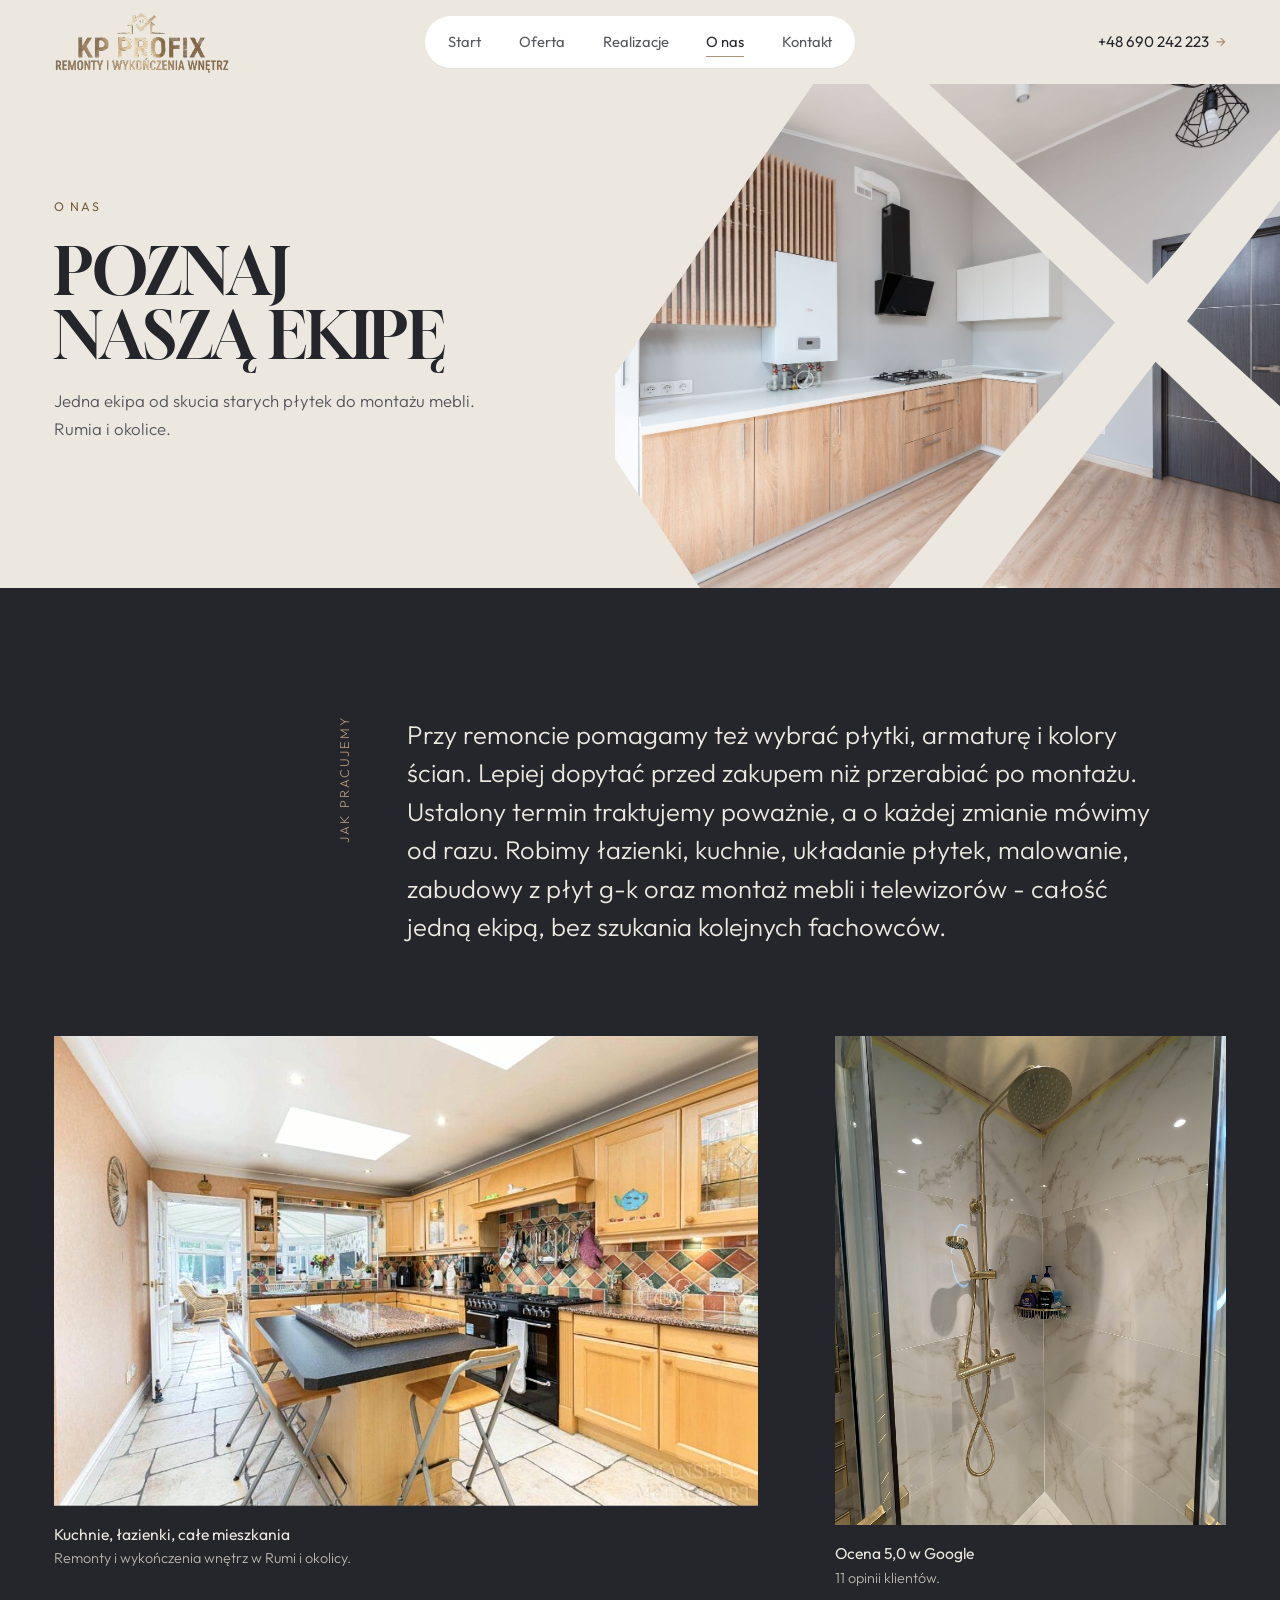
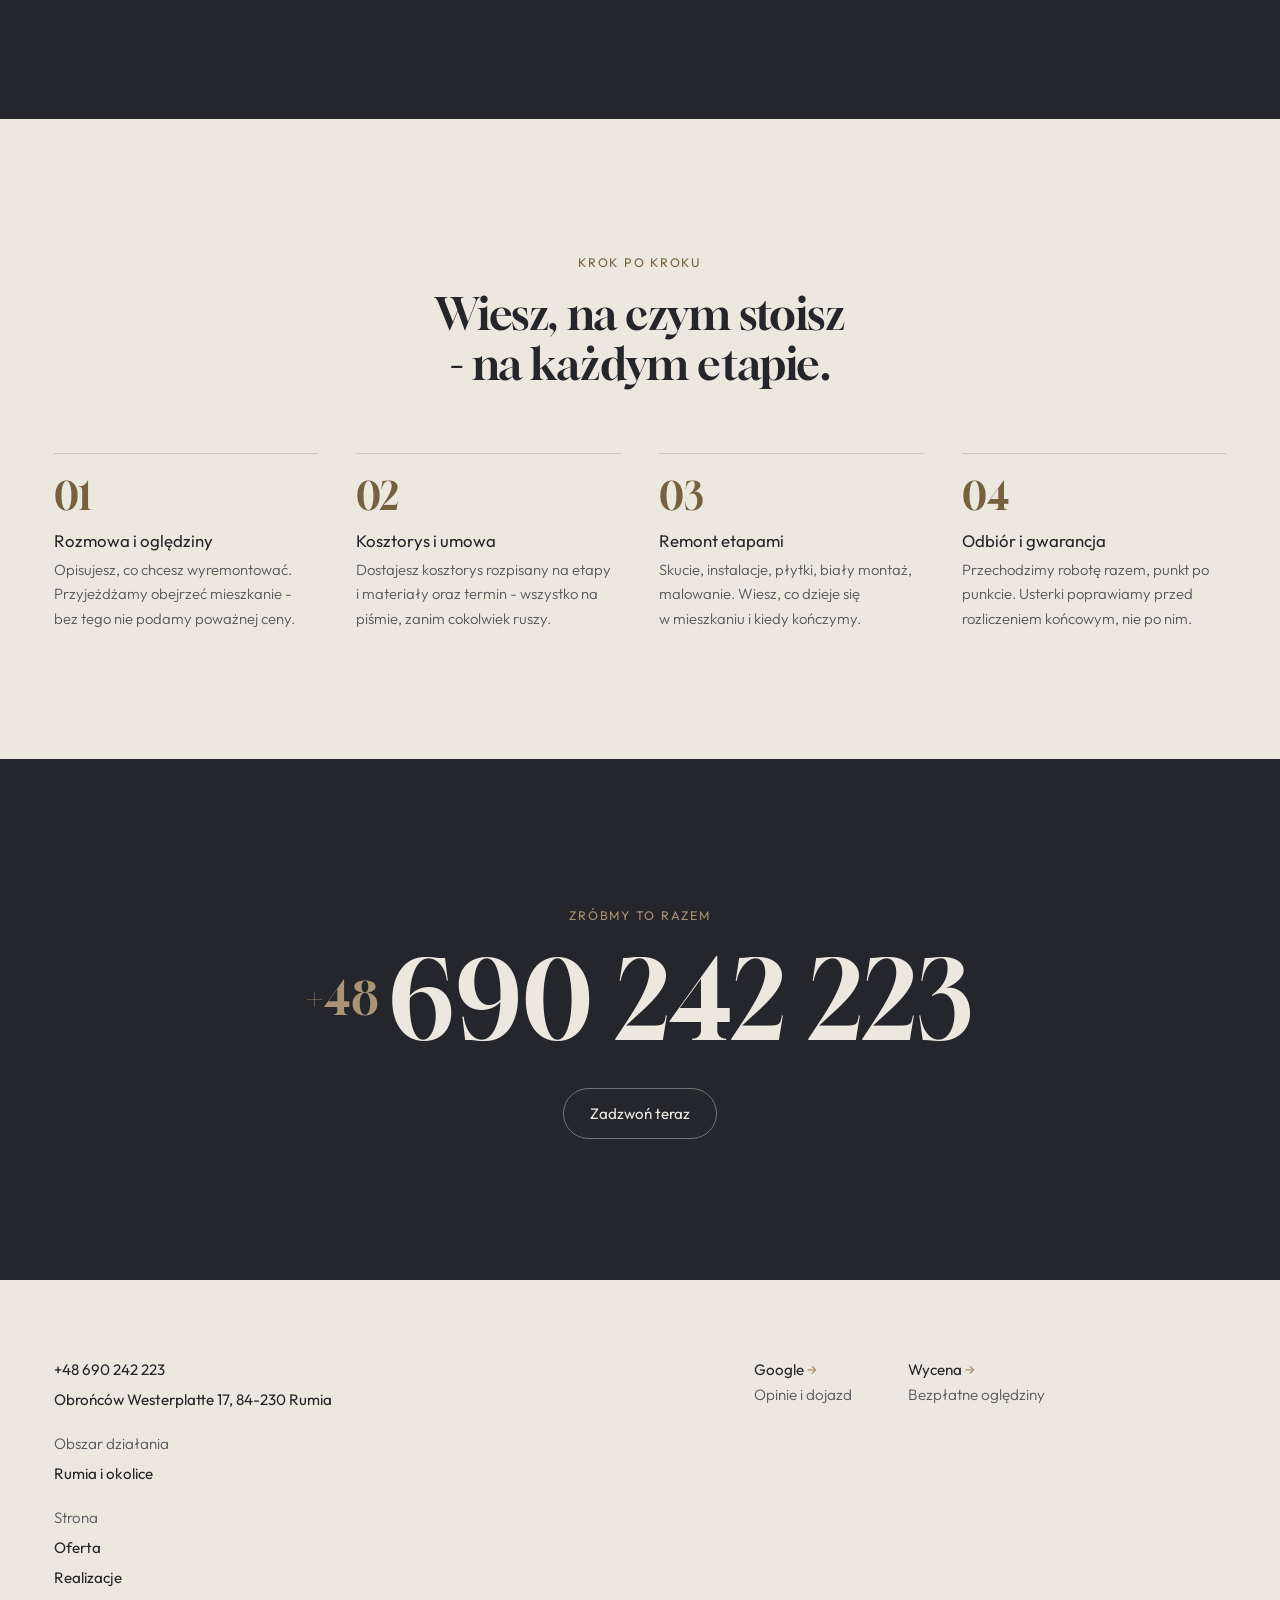
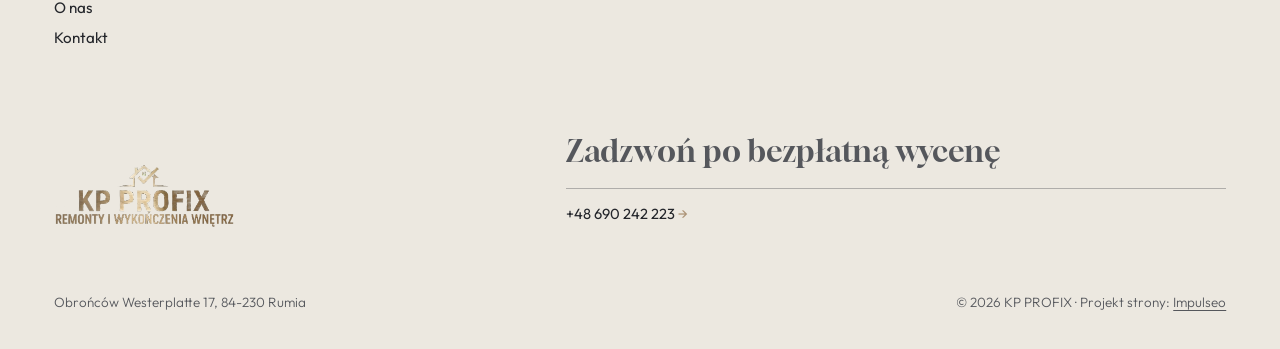
<file: o-nas.html>
<!DOCTYPE html>
<html lang="pl">
<head>
<meta charset="UTF-8">
<meta name="viewport" content="width=device-width, initial-scale=1.0">
<title>O nas - KP PROFIX</title>
<meta name="description" content="Remonty i wykończenia wnętrz w Rumi: łazienki, kuchnie, płytki, malowanie, płyty g-k. Zadzwoń: +48 690 242 223.">
<link rel="canonical" href="https://impulseo-pl.github.io/kp-profix/o-nas.html">
<meta name="robots" content="noindex, nofollow">
<meta property="og:type" content="website">
<meta property="og:locale" content="pl_PL">
<meta property="og:site_name" content="KP PROFIX">
<meta property="og:title" content="O nas - KP PROFIX">
<meta property="og:description" content="Remonty i wykończenia wnętrz w Rumi: łazienki, kuchnie, płytki, malowanie, płyty g-k. Zadzwoń: +48 690 242 223.">
<meta property="og:url" content="https://impulseo-pl.github.io/kp-profix/o-nas.html">
<meta property="og:image" content="https://impulseo-pl.github.io/kp-profix/img/og.jpg">
<meta property="og:image:width" content="1200">
<meta property="og:image:height" content="630">
<meta name="twitter:card" content="summary_large_image">
<meta name="theme-color" content="#ECE8E0">
<link rel="preconnect" href="https://fonts.googleapis.com">
<link rel="preconnect" href="https://fonts.gstatic.com" crossorigin>
<link href="https://fonts.googleapis.com/css2?family=Gloock&family=Outfit:wght@300;400;500;600&display=swap" rel="stylesheet">
<link rel="stylesheet" href="assets/styles.css?v=20261015">
</head>
<body>
<header class="nav">
  <div class="wrap nav-inner">
    <a class="brand brand-has-logo" href="index.html"><img class="brand-logo" src="img/logo-kw.png" alt="KP PROFIX - remonty i wykończenia wnętrz" width="633" height="223" decoding="async"></a>
    <nav class="nav-links" aria-label="Menu główne">
      <a href="index.html">Start</a>
      <a href="oferta.html">Oferta</a>
      <a href="realizacje.html">Realizacje</a>
      <a href="o-nas.html" class="active" aria-current="page">O&nbsp;nas</a>
      <a href="kontakt.html">Kontakt</a>
    </nav>
    <button class="nav-toggle" aria-label="Menu"><span></span><span></span><span></span></button>
    <a class="nav-phone" href="tel:+48690242223" aria-label="Zadzwoń +48 690 242 223"><svg class="np-ico" width="17" height="17" viewBox="0 0 24 24" fill="none" aria-hidden="true"><path d="M6.6 10.8a15.5 15.5 0 0 0 6.6 6.6l2.2-2.2a1 1 0 0 1 1-.24 11.4 11.4 0 0 0 3.6.58 1 1 0 0 1 1 1V20a1 1 0 0 1-1 1A17 17 0 0 1 3 4a1 1 0 0 1 1-1h3.5a1 1 0 0 1 1 1c0 1.25.2 2.46.58 3.6a1 1 0 0 1-.25 1l-2.23 2.2Z" fill="currentColor"/></svg><span class="np-txt">+48 690 242 223</span> <span class="kw-arr">→</span></a>
  </div>
</header>
<main>
<section class="kw-pagehead">
  <div class="kw-hero-copy">
    <span class="kw-eyebrow">O&nbsp;nas</span>
    <h1>Poznaj naszą ekipę</h1>
    <p class="kw-hero-lead">Jedna ekipa od skucia starych płytek do montażu mebli. Rumia i&nbsp;okolice.</p>
  </div>
  <div class="kw-cut"><img src="img/g5.jpg" alt="Kuchnia w jasnym drewnie" width="1880" height="1255" fetchpriority="high" decoding="async"><svg viewBox="0 0 100 100" preserveAspectRatio="none" aria-hidden="true"><polygon points="0,0 30,0 0,58"/><polygon points="0,74 0,100 13,100"/><polygon points="38,0 47,0 100,64 100,79"/><polygon points="100,9 100,23 55,100 41,100"/></svg></div>
</section>

<section class="kw-dark kw-sec">
  <div class="wrap">
    <div class="kw-intro reveal">
      <span class="kw-vlabel">Jak pracujemy</span>
      <p>Przy remoncie pomagamy też wybrać płytki, armaturę i&nbsp;kolory ścian. Lepiej dopytać przed zakupem niż przerabiać po montażu. Ustalony termin traktujemy poważnie, a&nbsp;o&nbsp;każdej zmianie mówimy od razu. Robimy łazienki, kuchnie, układanie płytek, malowanie, zabudowy z&nbsp;płyt g-k oraz montaż mebli i&nbsp;telewizorów - całość jedną ekipą, bez szukania kolejnych fachowców.</p>
    </div>
    <div class="kw-duo">
      <div class="kw-shot reveal"><div class="kw-shot-img"><img src="img/g1.jpg" alt="Kuchnia z wyspą po remoncie" width="1320" height="883" decoding="async"></div><span class="kw-shot-cap">Kuchnie, łazienki, całe mieszkania</span><span class="kw-shot-sub">Remonty i&nbsp;wykończenia wnętrz w&nbsp;Rumi i&nbsp;okolicy.</span></div>
      <div class="kw-shot reveal"><div class="kw-shot-img"><img src="img/g11.jpg" alt="Prysznic w płytkach imitujących marmur" width="1506" height="2000" decoding="async"></div><span class="kw-shot-cap">Ocena 5,0 w&nbsp;Google</span><span class="kw-shot-sub">11 opinii klientów.</span></div>
    </div>
  </div>
</section>
<section class="kw-sec">
  <div class="wrap">
    <div class="kw-center reveal">
      <span class="kw-eyebrow">Krok po kroku</span>
      <h2>Wiesz, na czym stoisz - na każdym etapie.</h2>
    </div>
    <div class="kw-steps">
      <div class="kw-step reveal"><span class="n">01</span><h3>Rozmowa i&nbsp;oględziny</h3><p>Opisujesz, co chcesz wyremontować. Przyjeżdżamy obejrzeć mieszkanie - bez tego nie podamy poważnej ceny.</p></div>
      <div class="kw-step reveal"><span class="n">02</span><h3>Kosztorys i&nbsp;umowa</h3><p>Dostajesz kosztorys rozpisany na etapy i&nbsp;materiały oraz termin - wszystko na piśmie, zanim cokolwiek ruszy.</p></div>
      <div class="kw-step reveal"><span class="n">03</span><h3>Remont etapami</h3><p>Skucie, instalacje, płytki, biały montaż, malowanie. Wiesz, co dzieje się w&nbsp;mieszkaniu i&nbsp;kiedy kończymy.</p></div>
      <div class="kw-step reveal"><span class="n">04</span><h3>Odbiór i&nbsp;gwarancja</h3><p>Przechodzimy robotę razem, punkt po punkcie. Usterki poprawiamy przed rozliczeniem końcowym, nie po nim.</p></div>
    </div>
  </div>
</section>
<section class="kw-dark kw-call cta">
  <div class="wrap reveal">
    <span class="kw-eyebrow">Zróbmy to razem</span>
    <a class="kw-call-num" href="tel:+48690242223"><small>+48</small>690 242 223</a>
    <a class="kw-pill on-dark" href="tel:+48690242223">Zadzwoń teraz</a>
  </div>
</section>
</main>
<footer>
  <div class="wrap">
    <div class="kw-foot-top">
      <div class="kw-foot-list">
        <a href="tel:+48690242223">+48 690 242 223</a>
        <span>Obrońców Westerplatte 17, 84-230 Rumia</span>
        <span class="lab">Obszar działania</span>
        <span>Rumia i&nbsp;okolice</span>
        <span class="lab">Strona</span>
        <a href="oferta.html">Oferta</a>
        <a href="realizacje.html">Realizacje</a>
        <a href="o-nas.html">O&nbsp;nas</a>
        <a href="kontakt.html">Kontakt</a>
      </div>
      <div class="kw-foot-soc">
        <a href="https://www.google.com/maps/place/KP+PROFIX/@54.5597191,18.4081877,17z/data=!4m6!3m5!1s0x46fda58ebffb3f71:0x9d55cb7c655bd39c!8m2!3d54.5597191!4d18.4081877" target="_blank" rel="noopener">Google <span class="kw-arr">→</span><span class="sub">Opinie i&nbsp;dojazd</span></a>
        <a href="kontakt.html">Wycena <span class="kw-arr">→</span><span class="sub">Bezpłatne oględziny</span></a>
      </div>
    </div>
    <div class="kw-foot-mid">
      <a href="index.html"><img src="img/logo-kw.png" alt="KP PROFIX" width="633" height="223" loading="lazy" decoding="async"></a>
      <div>
        <a class="kw-foot-call" href="tel:+48690242223">Zadzwoń po bezpłatną wycenę</a>
        <a class="kw-foot-call-sub" href="tel:+48690242223">+48 690 242 223 <span class="kw-arr">→</span></a>
      </div>
    </div>
    <div class="kw-foot-bot">
      <span>Obrońców Westerplatte 17, 84-230 Rumia</span>
      <span>© 2026 KP PROFIX · Projekt strony: <a class="foot-credit" href="https://impulseo.pl" target="_blank" rel="noopener">Impulseo</a></span>
    </div>
  </div>
</footer>
<div class="sticky-call"><a class="sc-call" href="tel:+48690242223"><svg class="ico-tel" width="17" height="17" viewBox="0 0 24 24" fill="none" aria-hidden="true"><path d="M6.6 10.8a15.5 15.5 0 0 0 6.6 6.6l2.2-2.2a1 1 0 0 1 1-.24 11.4 11.4 0 0 0 3.6.58 1 1 0 0 1 1 1V20a1 1 0 0 1-1 1A17 17 0 0 1 3 4a1 1 0 0 1 1-1h3.5a1 1 0 0 1 1 1c0 1.25.2 2.46.58 3.6a1 1 0 0 1-.25 1l-2.23 2.2Z" fill="currentColor"/></svg> Zadzwoń</a><a class="sc-quote" href="kontakt.html">Bezpłatna wycena</a></div>
<div class="demo-wazne" data-do="2026-10-21" data-cykl="3" hidden><svg class="dw-ico" width="13" height="13" viewBox="0 0 24 24" fill="none" aria-hidden="true"><circle cx="12" cy="12" r="8.6" stroke="currentColor" stroke-width="1.8"/><path d="M12 7.2V12l3.3 2" stroke="currentColor" stroke-width="1.8" stroke-linecap="round"/></svg><span class="dw-txt"></span></div>

<script src="assets/main.js?v=20261015"></script>
</body>
</html>
</file>
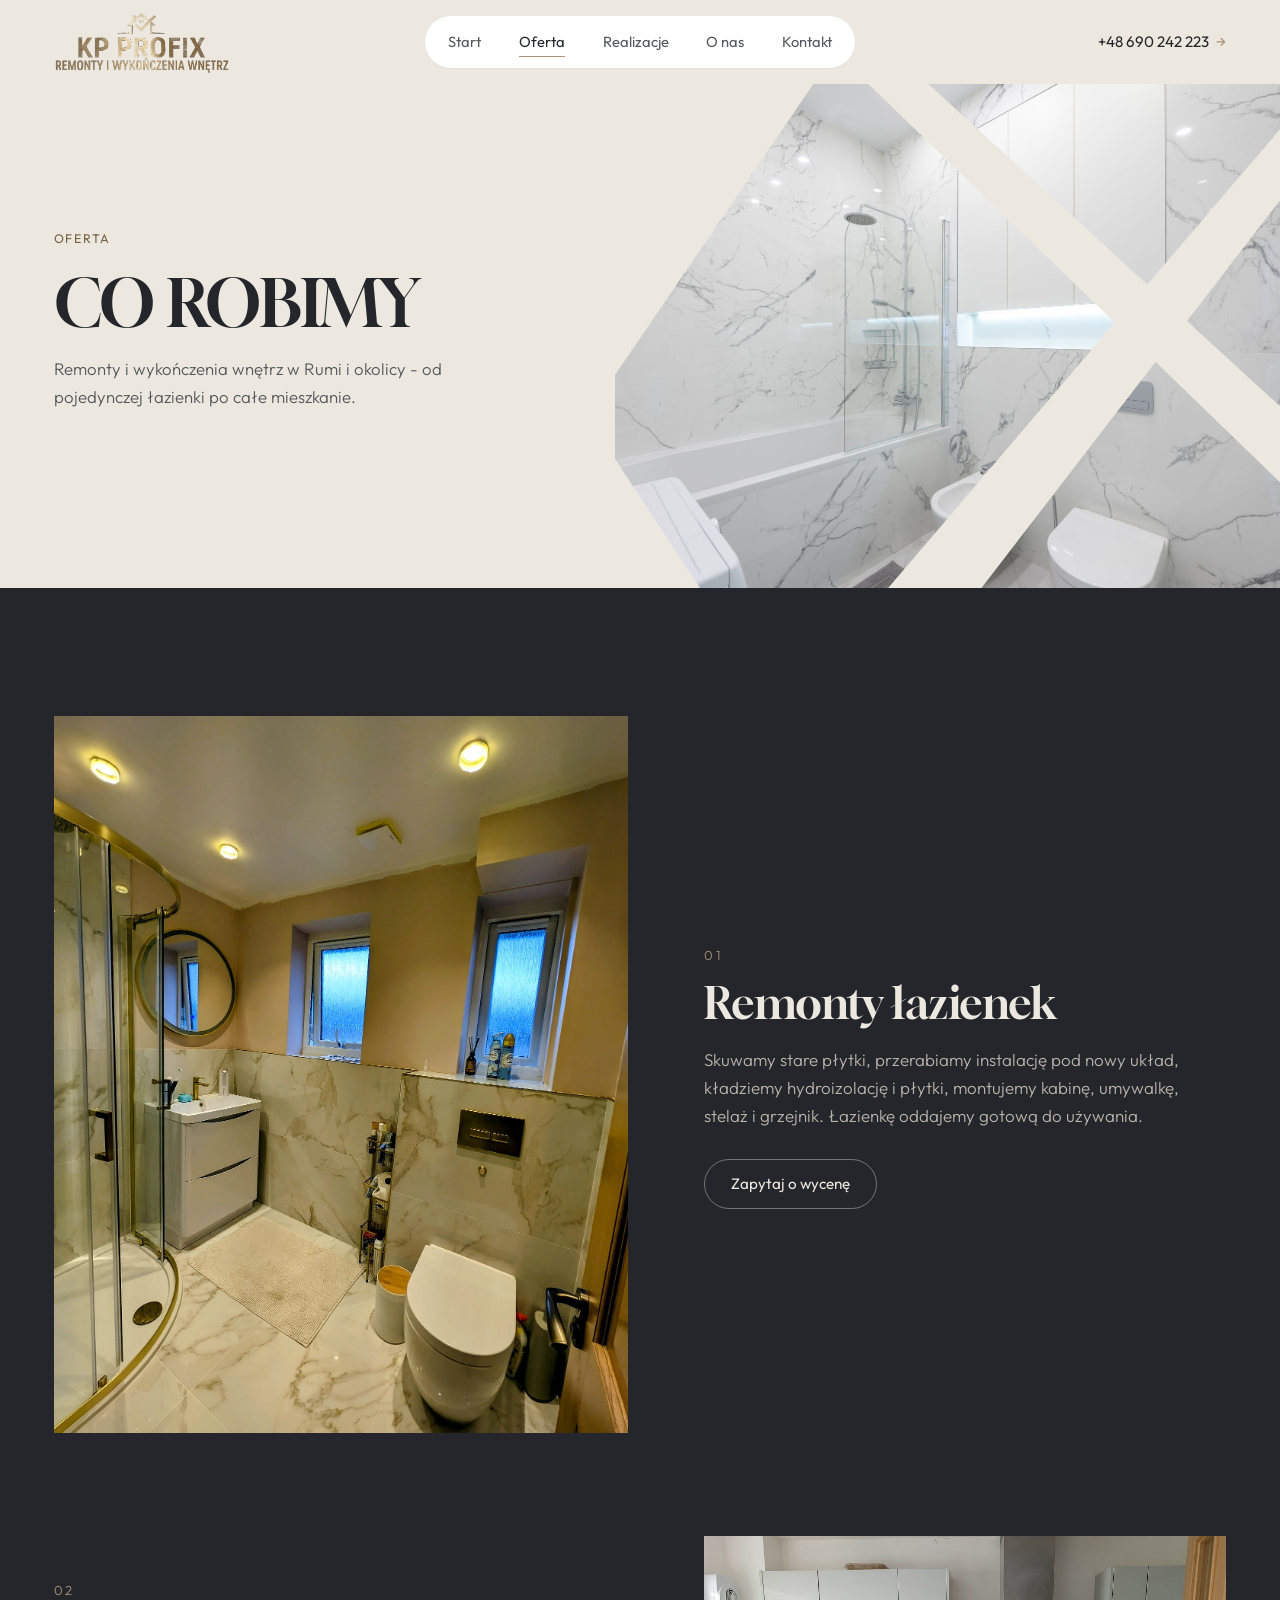
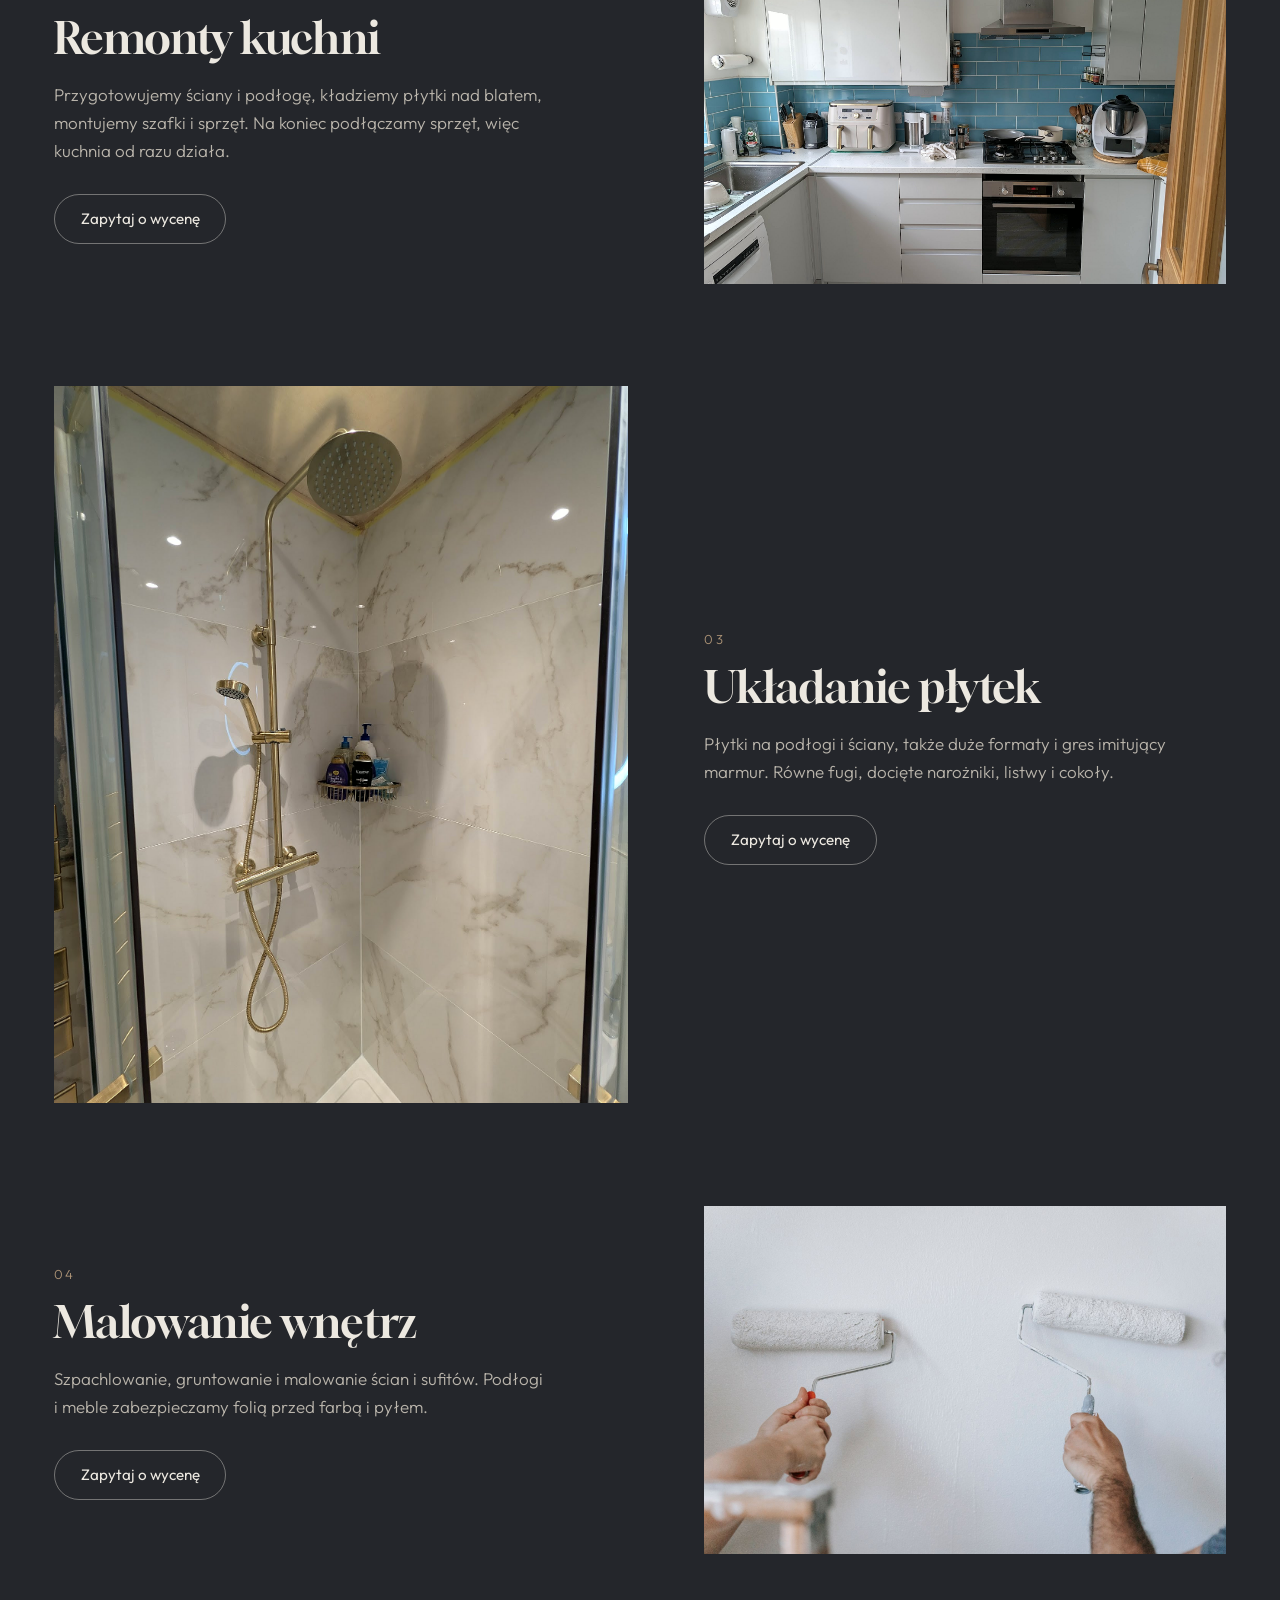
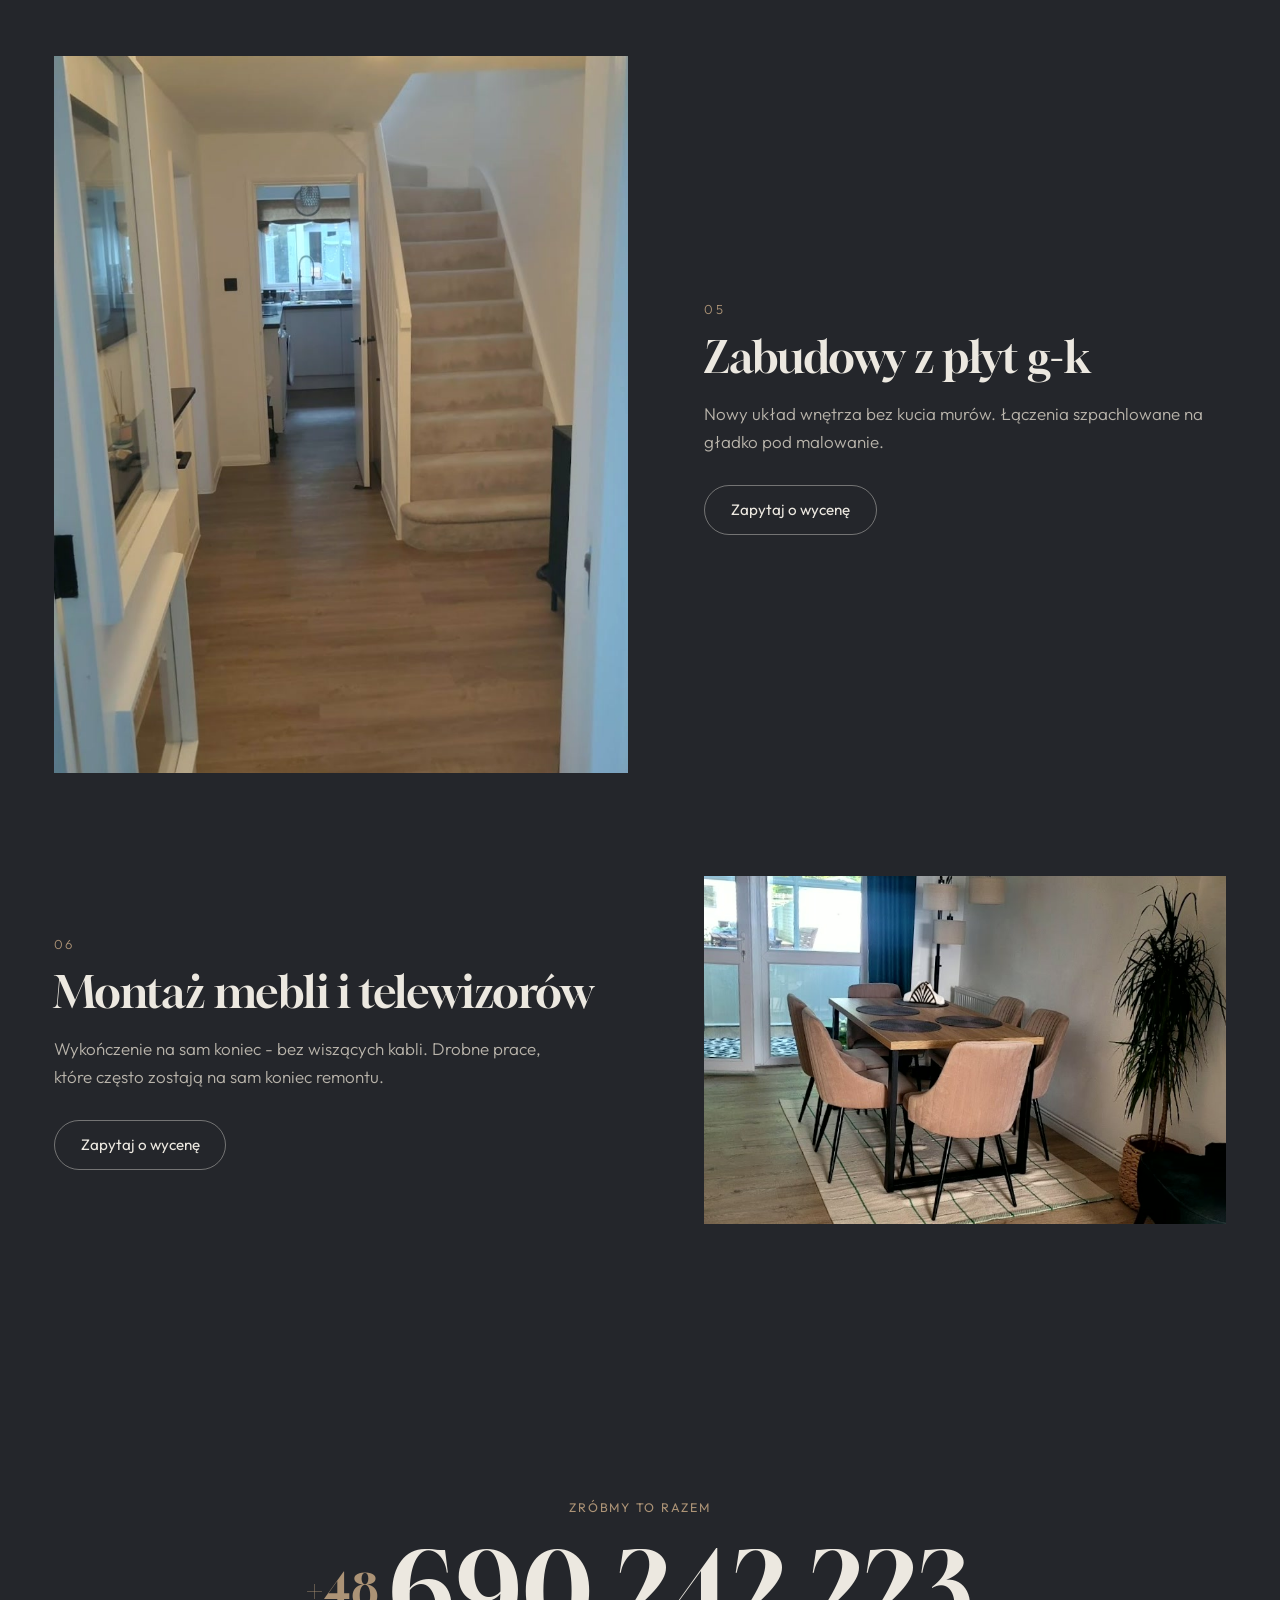
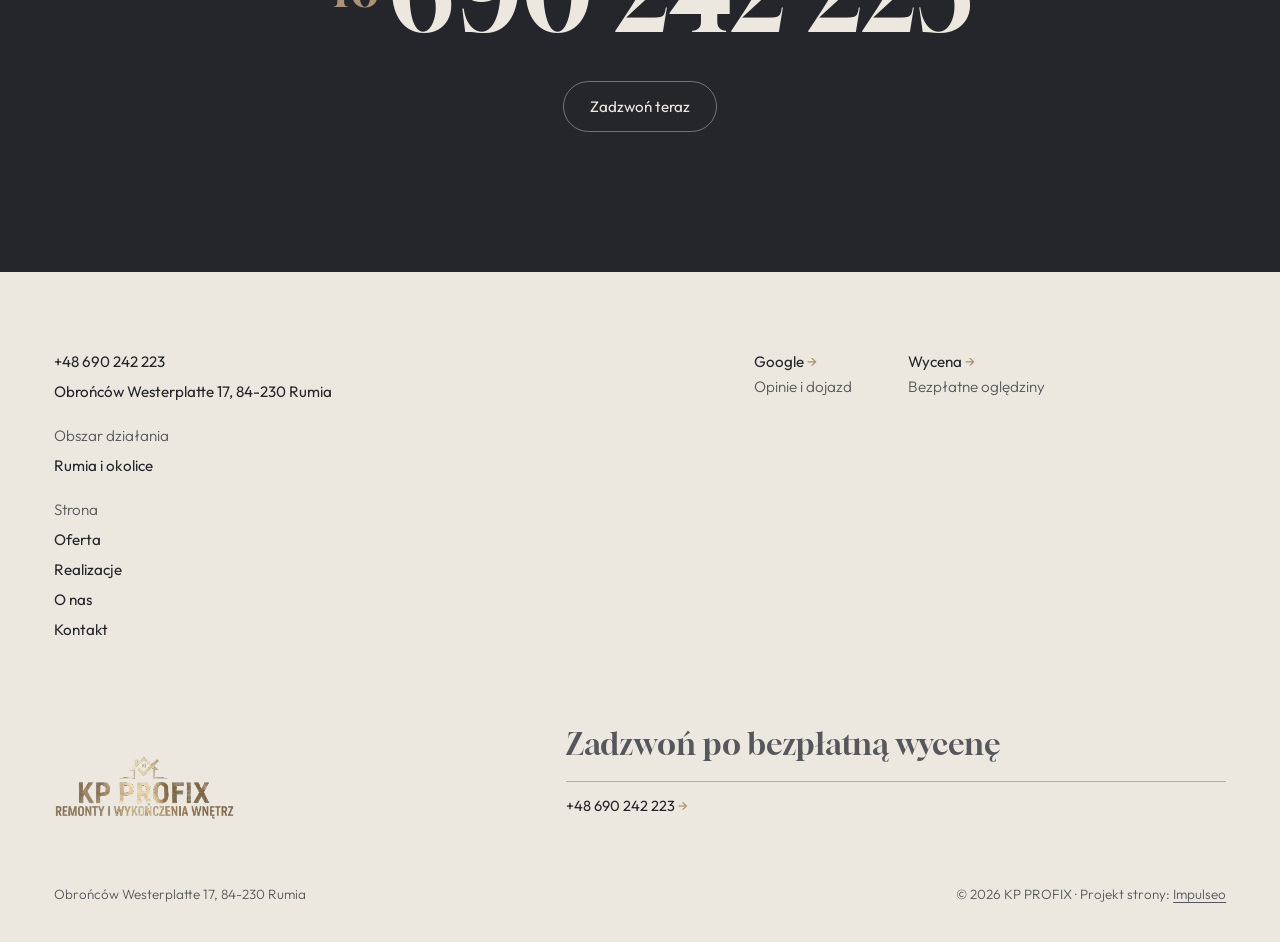
<file: oferta.html>
<!DOCTYPE html>
<html lang="pl">
<head>
<meta charset="UTF-8">
<meta name="viewport" content="width=device-width, initial-scale=1.0">
<title>Oferta - KP PROFIX</title>
<meta name="description" content="Remonty i wykończenia wnętrz w Rumi: łazienki, kuchnie, płytki, malowanie, płyty g-k. Zadzwoń: +48 690 242 223.">
<link rel="canonical" href="https://impulseo-pl.github.io/kp-profix/oferta.html">
<meta name="robots" content="noindex, nofollow">
<meta property="og:type" content="website">
<meta property="og:locale" content="pl_PL">
<meta property="og:site_name" content="KP PROFIX">
<meta property="og:title" content="Oferta - KP PROFIX">
<meta property="og:description" content="Remonty i wykończenia wnętrz w Rumi: łazienki, kuchnie, płytki, malowanie, płyty g-k. Zadzwoń: +48 690 242 223.">
<meta property="og:url" content="https://impulseo-pl.github.io/kp-profix/oferta.html">
<meta property="og:image" content="https://impulseo-pl.github.io/kp-profix/img/og.jpg">
<meta property="og:image:width" content="1200">
<meta property="og:image:height" content="630">
<meta name="twitter:card" content="summary_large_image">
<meta name="theme-color" content="#ECE8E0">
<link rel="preconnect" href="https://fonts.googleapis.com">
<link rel="preconnect" href="https://fonts.gstatic.com" crossorigin>
<link href="https://fonts.googleapis.com/css2?family=Gloock&family=Outfit:wght@300;400;500;600&display=swap" rel="stylesheet">
<link rel="stylesheet" href="assets/styles.css?v=20261015">
</head>
<body>
<header class="nav">
  <div class="wrap nav-inner">
    <a class="brand brand-has-logo" href="index.html"><img class="brand-logo" src="img/logo-kw.png" alt="KP PROFIX - remonty i wykończenia wnętrz" width="633" height="223" decoding="async"></a>
    <nav class="nav-links" aria-label="Menu główne">
      <a href="index.html">Start</a>
      <a href="oferta.html" class="active" aria-current="page">Oferta</a>
      <a href="realizacje.html">Realizacje</a>
      <a href="o-nas.html">O&nbsp;nas</a>
      <a href="kontakt.html">Kontakt</a>
    </nav>
    <button class="nav-toggle" aria-label="Menu"><span></span><span></span><span></span></button>
    <a class="nav-phone" href="tel:+48690242223" aria-label="Zadzwoń +48 690 242 223"><svg class="np-ico" width="17" height="17" viewBox="0 0 24 24" fill="none" aria-hidden="true"><path d="M6.6 10.8a15.5 15.5 0 0 0 6.6 6.6l2.2-2.2a1 1 0 0 1 1-.24 11.4 11.4 0 0 0 3.6.58 1 1 0 0 1 1 1V20a1 1 0 0 1-1 1A17 17 0 0 1 3 4a1 1 0 0 1 1-1h3.5a1 1 0 0 1 1 1c0 1.25.2 2.46.58 3.6a1 1 0 0 1-.25 1l-2.23 2.2Z" fill="currentColor"/></svg><span class="np-txt">+48 690 242 223</span> <span class="kw-arr">→</span></a>
  </div>
</header>
<main>
<section class="kw-pagehead">
  <div class="kw-hero-copy">
    <span class="kw-eyebrow">Oferta</span>
    <h1>Co robimy</h1>
    <p class="kw-hero-lead">Remonty i&nbsp;wykończenia wnętrz w&nbsp;Rumi i&nbsp;okolicy - od pojedynczej łazienki po całe mieszkanie.</p>
  </div>
  <div class="kw-cut"><img src="img/g4.jpg" alt="Łazienka w jasnym marmurze" width="1880" height="1255" fetchpriority="high" decoding="async"><svg viewBox="0 0 100 100" preserveAspectRatio="none" aria-hidden="true"><polygon points="0,0 30,0 0,58"/><polygon points="0,74 0,100 13,100"/><polygon points="38,0 47,0 100,64 100,79"/><polygon points="100,9 100,23 55,100 41,100"/></svg></div>
</section>

<section class="kw-dark kw-sec">
  <div class="wrap kw-rows">
    <div class="kw-row reveal">
      <div class="kw-row-img"><img src="img/g10.jpg" alt="Remonty łazienek" width="1506" height="2000" decoding="async"></div>
      <div><span class="kw-row-num">01</span><h2>Remonty łazienek</h2><p>Skuwamy stare płytki, przerabiamy instalację pod nowy układ, kładziemy hydroizolację i&nbsp;płytki, montujemy kabinę, umywalkę, stelaż i&nbsp;grzejnik. Łazienkę oddajemy gotową do używania.</p><p style="margin-top:1.8rem"><a class="kw-pill on-dark" href="kontakt.html">Zapytaj o&nbsp;wycenę</a></p></div>
    </div>
    <div class="kw-row rev reveal">
      <div class="kw-row-img wide"><img src="img/g3.jpg" alt="Remonty kuchni" width="2000" height="1502" decoding="async"></div>
      <div><span class="kw-row-num">02</span><h2>Remonty kuchni</h2><p>Przygotowujemy ściany i&nbsp;podłogę, kładziemy płytki nad blatem, montujemy szafki i&nbsp;sprzęt. Na koniec podłączamy sprzęt, więc kuchnia od razu działa.</p><p style="margin-top:1.8rem"><a class="kw-pill on-dark" href="kontakt.html">Zapytaj o&nbsp;wycenę</a></p></div>
    </div>
    <div class="kw-row reveal">
      <div class="kw-row-img"><img src="img/g11.jpg" alt="Układanie płytek" width="1506" height="2000" loading="lazy" decoding="async"></div>
      <div><span class="kw-row-num">03</span><h2>Układanie płytek</h2><p>Płytki na podłogi i&nbsp;ściany, także duże formaty i&nbsp;gres imitujący marmur. Równe fugi, docięte narożniki, listwy i&nbsp;cokoły.</p><p style="margin-top:1.8rem"><a class="kw-pill on-dark" href="kontakt.html">Zapytaj o&nbsp;wycenę</a></p></div>
    </div>
    <div class="kw-row rev reveal">
      <div class="kw-row-img wide"><img src="img/g14.jpg" alt="Malowanie wnętrz" width="1880" height="1253" loading="lazy" decoding="async"></div>
      <div><span class="kw-row-num">04</span><h2>Malowanie wnętrz</h2><p>Szpachlowanie, gruntowanie i&nbsp;malowanie ścian i&nbsp;sufitów. Podłogi i&nbsp;meble zabezpieczamy folią przed farbą i&nbsp;pyłem.</p><p style="margin-top:1.8rem"><a class="kw-pill on-dark" href="kontakt.html">Zapytaj o&nbsp;wycenę</a></p></div>
    </div>
    <div class="kw-row reveal">
      <div class="kw-row-img"><img src="img/g13.jpg" alt="Zabudowy z płyt g-k" width="852" height="1556" loading="lazy" decoding="async"></div>
      <div><span class="kw-row-num">05</span><h2>Zabudowy z&nbsp;płyt g-k</h2><p>Nowy układ wnętrza bez kucia murów. Łączenia szpachlowane na gładko pod malowanie.</p><p style="margin-top:1.8rem"><a class="kw-pill on-dark" href="kontakt.html">Zapytaj o&nbsp;wycenę</a></p></div>
    </div>
    <div class="kw-row rev reveal">
      <div class="kw-row-img wide"><img src="img/g6.jpg" alt="Montaż mebli i telewizorów" width="818" height="1130" loading="lazy" decoding="async"></div>
      <div><span class="kw-row-num">06</span><h2>Montaż mebli i&nbsp;telewizorów</h2><p>Wykończenie na sam koniec - bez wiszących kabli. Drobne prace, które często zostają na sam koniec remontu.</p><p style="margin-top:1.8rem"><a class="kw-pill on-dark" href="kontakt.html">Zapytaj o&nbsp;wycenę</a></p></div>
    </div>
  </div>
</section>
<section class="kw-dark kw-call cta">
  <div class="wrap reveal">
    <span class="kw-eyebrow">Zróbmy to razem</span>
    <a class="kw-call-num" href="tel:+48690242223"><small>+48</small>690 242 223</a>
    <a class="kw-pill on-dark" href="tel:+48690242223">Zadzwoń teraz</a>
  </div>
</section>
</main>
<footer>
  <div class="wrap">
    <div class="kw-foot-top">
      <div class="kw-foot-list">
        <a href="tel:+48690242223">+48 690 242 223</a>
        <span>Obrońców Westerplatte 17, 84-230 Rumia</span>
        <span class="lab">Obszar działania</span>
        <span>Rumia i&nbsp;okolice</span>
        <span class="lab">Strona</span>
        <a href="oferta.html">Oferta</a>
        <a href="realizacje.html">Realizacje</a>
        <a href="o-nas.html">O&nbsp;nas</a>
        <a href="kontakt.html">Kontakt</a>
      </div>
      <div class="kw-foot-soc">
        <a href="https://www.google.com/maps/place/KP+PROFIX/@54.5597191,18.4081877,17z/data=!4m6!3m5!1s0x46fda58ebffb3f71:0x9d55cb7c655bd39c!8m2!3d54.5597191!4d18.4081877" target="_blank" rel="noopener">Google <span class="kw-arr">→</span><span class="sub">Opinie i&nbsp;dojazd</span></a>
        <a href="kontakt.html">Wycena <span class="kw-arr">→</span><span class="sub">Bezpłatne oględziny</span></a>
      </div>
    </div>
    <div class="kw-foot-mid">
      <a href="index.html"><img src="img/logo-kw.png" alt="KP PROFIX" width="633" height="223" loading="lazy" decoding="async"></a>
      <div>
        <a class="kw-foot-call" href="tel:+48690242223">Zadzwoń po bezpłatną wycenę</a>
        <a class="kw-foot-call-sub" href="tel:+48690242223">+48 690 242 223 <span class="kw-arr">→</span></a>
      </div>
    </div>
    <div class="kw-foot-bot">
      <span>Obrońców Westerplatte 17, 84-230 Rumia</span>
      <span>© 2026 KP PROFIX · Projekt strony: <a class="foot-credit" href="https://impulseo.pl" target="_blank" rel="noopener">Impulseo</a></span>
    </div>
  </div>
</footer>
<div class="sticky-call"><a class="sc-call" href="tel:+48690242223"><svg class="ico-tel" width="17" height="17" viewBox="0 0 24 24" fill="none" aria-hidden="true"><path d="M6.6 10.8a15.5 15.5 0 0 0 6.6 6.6l2.2-2.2a1 1 0 0 1 1-.24 11.4 11.4 0 0 0 3.6.58 1 1 0 0 1 1 1V20a1 1 0 0 1-1 1A17 17 0 0 1 3 4a1 1 0 0 1 1-1h3.5a1 1 0 0 1 1 1c0 1.25.2 2.46.58 3.6a1 1 0 0 1-.25 1l-2.23 2.2Z" fill="currentColor"/></svg> Zadzwoń</a><a class="sc-quote" href="kontakt.html">Bezpłatna wycena</a></div>
<div class="demo-wazne" data-do="2026-10-21" data-cykl="3" hidden><svg class="dw-ico" width="13" height="13" viewBox="0 0 24 24" fill="none" aria-hidden="true"><circle cx="12" cy="12" r="8.6" stroke="currentColor" stroke-width="1.8"/><path d="M12 7.2V12l3.3 2" stroke="currentColor" stroke-width="1.8" stroke-linecap="round"/></svg><span class="dw-txt"></span></div>

<script src="assets/main.js?v=20261015"></script>
</body>
</html>
</file>
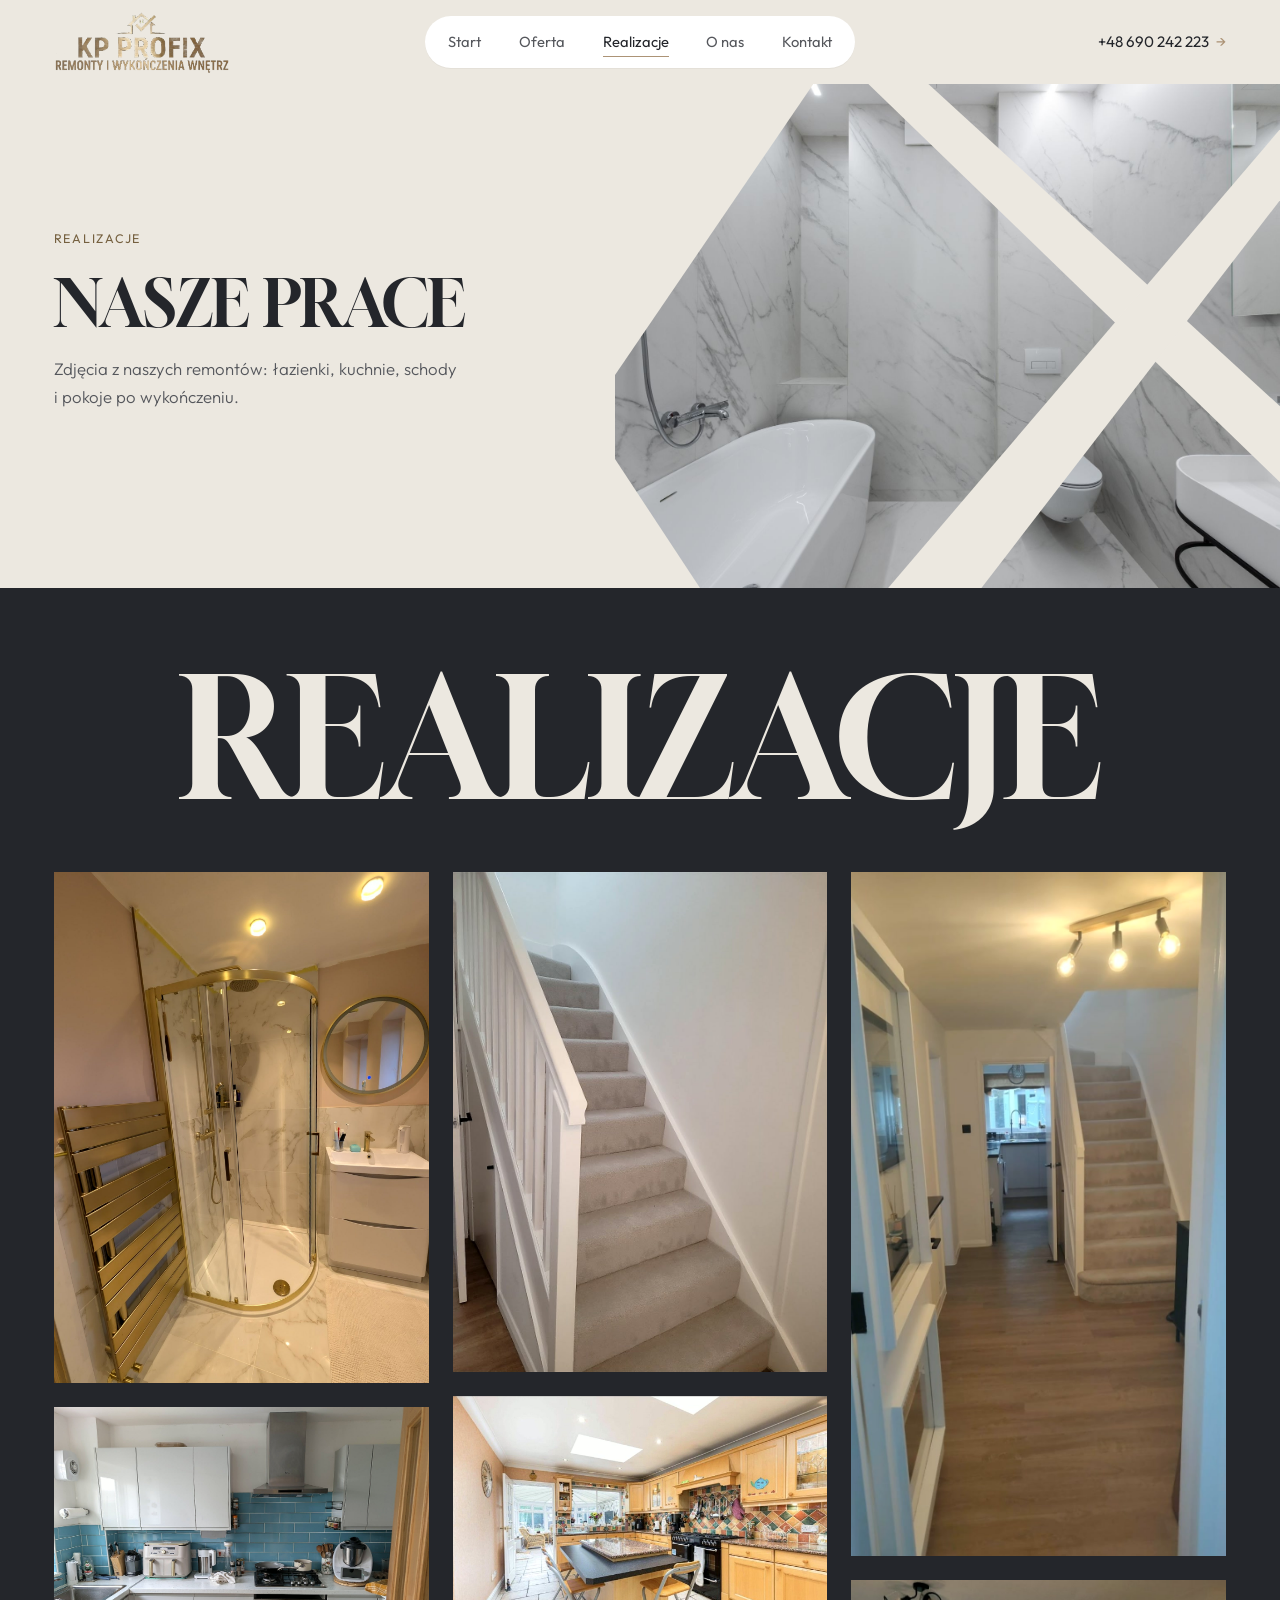
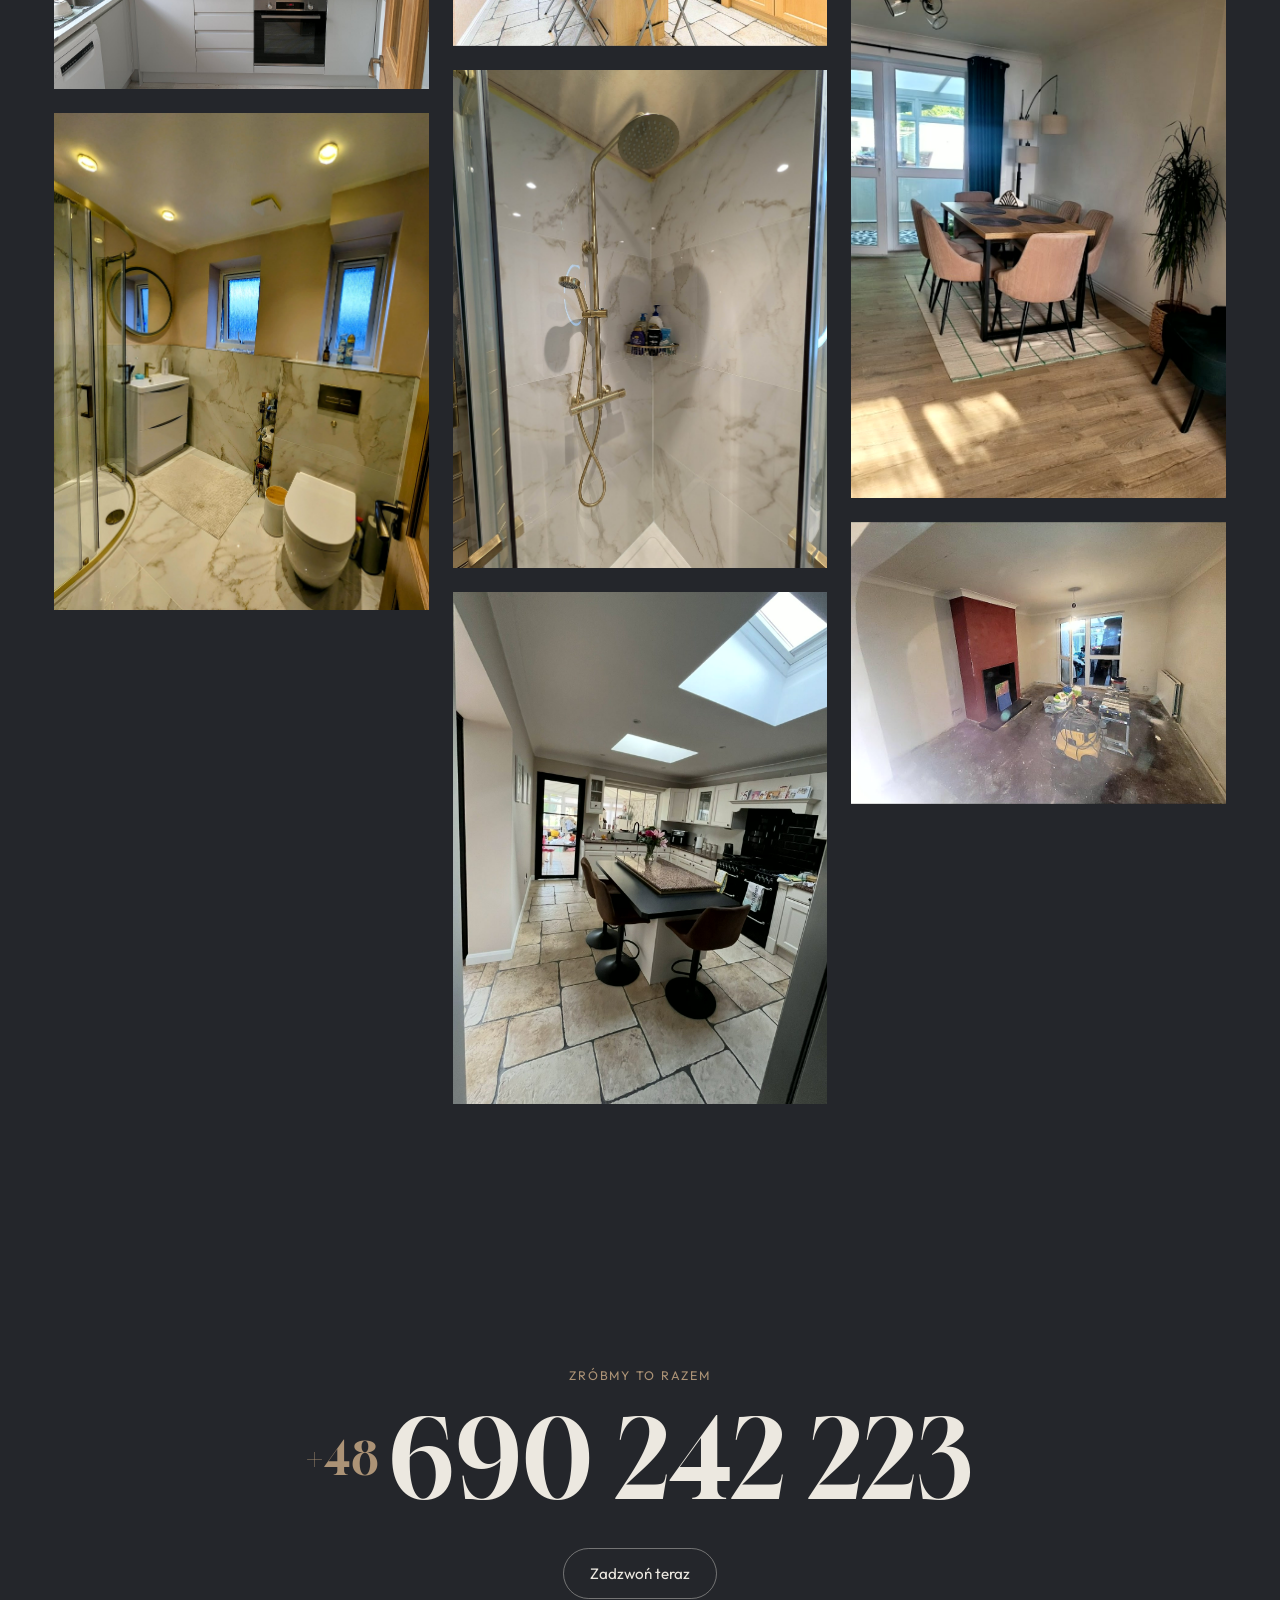
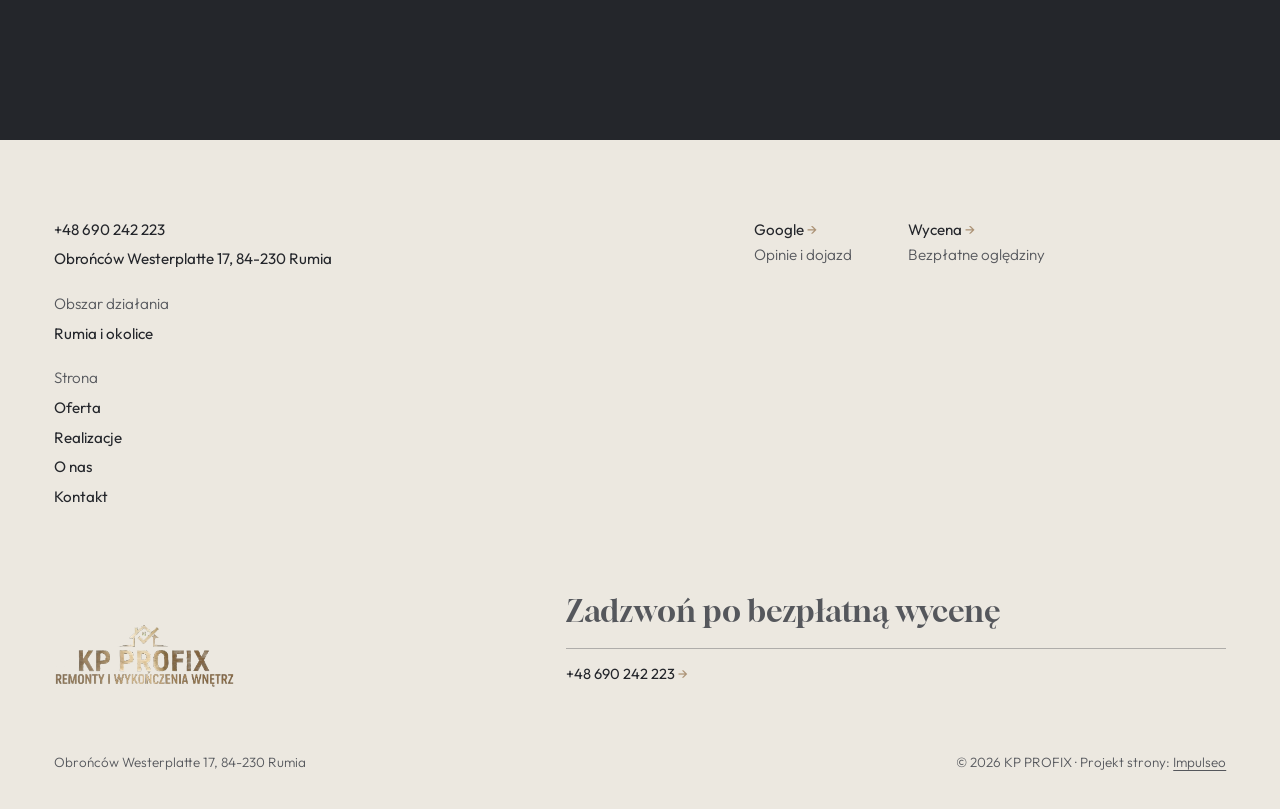
<file: realizacje.html>
<!DOCTYPE html>
<html lang="pl">
<head>
<meta charset="UTF-8">
<meta name="viewport" content="width=device-width, initial-scale=1.0">
<title>Realizacje - KP PROFIX</title>
<meta name="description" content="Realizacje KP PROFIX: Kuchnia po remoncie, Kuchnia z wyspą, Kuchnia z płytkami nad blatem, Łazienka z kabiną, Prysznic w marmurze">
<link rel="canonical" href="https://impulseo-pl.github.io/kp-profix/realizacje.html">
<meta name="robots" content="noindex, nofollow">
<meta property="og:type" content="website">
<meta property="og:locale" content="pl_PL">
<meta property="og:site_name" content="KP PROFIX">
<meta property="og:title" content="Realizacje - KP PROFIX">
<meta property="og:description" content="Realizacje KP PROFIX: Kuchnia po remoncie, Kuchnia z wyspą, Kuchnia z płytkami nad blatem, Łazienka z kabiną, Prysznic w marmurze">
<meta property="og:url" content="https://impulseo-pl.github.io/kp-profix/realizacje.html">
<meta property="og:image" content="https://impulseo-pl.github.io/kp-profix/img/og.jpg">
<meta property="og:image:width" content="1200">
<meta property="og:image:height" content="630">
<meta name="twitter:card" content="summary_large_image">
<meta name="theme-color" content="#ECE8E0">
<link rel="preconnect" href="https://fonts.googleapis.com">
<link rel="preconnect" href="https://fonts.gstatic.com" crossorigin>
<link href="https://fonts.googleapis.com/css2?family=Gloock&family=Outfit:wght@300;400;500;600&display=swap" rel="stylesheet">
<link rel="stylesheet" href="assets/styles.css?v=20261015">
</head>
<body>
<header class="nav">
  <div class="wrap nav-inner">
    <a class="brand brand-has-logo" href="index.html"><img class="brand-logo" src="img/logo-kw.png" alt="KP PROFIX - remonty i wykończenia wnętrz" width="633" height="223" decoding="async"></a>
    <nav class="nav-links" aria-label="Menu główne">
      <a href="index.html">Start</a>
      <a href="oferta.html">Oferta</a>
      <a href="realizacje.html" class="active" aria-current="page">Realizacje</a>
      <a href="o-nas.html">O&nbsp;nas</a>
      <a href="kontakt.html">Kontakt</a>
    </nav>
    <button class="nav-toggle" aria-label="Menu"><span></span><span></span><span></span></button>
    <a class="nav-phone" href="tel:+48690242223" aria-label="Zadzwoń +48 690 242 223"><svg class="np-ico" width="17" height="17" viewBox="0 0 24 24" fill="none" aria-hidden="true"><path d="M6.6 10.8a15.5 15.5 0 0 0 6.6 6.6l2.2-2.2a1 1 0 0 1 1-.24 11.4 11.4 0 0 0 3.6.58 1 1 0 0 1 1 1V20a1 1 0 0 1-1 1A17 17 0 0 1 3 4a1 1 0 0 1 1-1h3.5a1 1 0 0 1 1 1c0 1.25.2 2.46.58 3.6a1 1 0 0 1-.25 1l-2.23 2.2Z" fill="currentColor"/></svg><span class="np-txt">+48 690 242 223</span> <span class="kw-arr">→</span></a>
  </div>
</header>
<main>
<section class="kw-pagehead">
  <div class="kw-hero-copy">
    <span class="kw-eyebrow">Realizacje</span>
    <h1>Nasze prace</h1>
    <p class="kw-hero-lead">Zdjęcia z&nbsp;naszych remontów: łazienki, kuchnie, schody i&nbsp;pokoje po wykończeniu.</p>
  </div>
  <div class="kw-cut"><img src="img/g12.jpg" alt="Łazienka z wanną wolnostojącą" width="1880" height="1255" fetchpriority="high" decoding="async"><svg viewBox="0 0 100 100" preserveAspectRatio="none" aria-hidden="true"><polygon points="0,0 30,0 0,58"/><polygon points="0,74 0,100 13,100"/><polygon points="38,0 47,0 100,64 100,79"/><polygon points="100,9 100,23 55,100 41,100"/></svg></div>
</section>

<section class="kw-dark" style="padding-block:clamp(50px,6vw,90px) clamp(80px,9vw,130px)">
  <h2 class="kw-giant reveal">Realizacje</h2>
  <div class="wrap kw-masonry">
    <figure class="reveal"><img src="img/about.jpg" alt="Łazienka z kabiną i złotą armaturą" width="1396" height="1904" decoding="async"></figure>
    <figure class="reveal"><img src="img/g3.jpg" alt="Kuchnia z niebieskimi płytkami" width="2000" height="1502" decoding="async"></figure>
    <figure class="reveal"><img src="img/g10.jpg" alt="Łazienka w płytkach imitujących marmur" width="1506" height="2000" decoding="async"></figure>
    <figure class="reveal"><img src="img/g8.jpg" alt="Schody po wykończeniu" width="900" height="1200" decoding="async"></figure>
    <figure class="reveal"><img src="img/g1.jpg" alt="Kuchnia z wyspą" width="1320" height="883" decoding="async"></figure>
    <figure class="reveal"><img src="img/g11.jpg" alt="Prysznic w marmurze" width="1506" height="2000" decoding="async"></figure>
    <figure class="reveal"><img src="img/g2.jpg" alt="Kuchnia z wyspą i kamienną posadzką" width="1232" height="1682" decoding="async"></figure>
    <figure class="reveal"><img src="img/g13.jpg" alt="Korytarz i schody" width="852" height="1556" decoding="async"></figure>
    <figure class="reveal"><img src="img/g6.jpg" alt="Jadalnia po remoncie" width="818" height="1130" decoding="async"></figure>
    <figure class="reveal"><img src="img/g9.jpg" alt="Pokój w trakcie wykańczania" width="900" height="676" loading="lazy" decoding="async"></figure>
  </div>
</section>
<section class="kw-dark kw-call cta">
  <div class="wrap reveal">
    <span class="kw-eyebrow">Zróbmy to razem</span>
    <a class="kw-call-num" href="tel:+48690242223"><small>+48</small>690 242 223</a>
    <a class="kw-pill on-dark" href="tel:+48690242223">Zadzwoń teraz</a>
  </div>
</section>
</main>
<footer>
  <div class="wrap">
    <div class="kw-foot-top">
      <div class="kw-foot-list">
        <a href="tel:+48690242223">+48 690 242 223</a>
        <span>Obrońców Westerplatte 17, 84-230 Rumia</span>
        <span class="lab">Obszar działania</span>
        <span>Rumia i&nbsp;okolice</span>
        <span class="lab">Strona</span>
        <a href="oferta.html">Oferta</a>
        <a href="realizacje.html">Realizacje</a>
        <a href="o-nas.html">O&nbsp;nas</a>
        <a href="kontakt.html">Kontakt</a>
      </div>
      <div class="kw-foot-soc">
        <a href="https://www.google.com/maps/place/KP+PROFIX/@54.5597191,18.4081877,17z/data=!4m6!3m5!1s0x46fda58ebffb3f71:0x9d55cb7c655bd39c!8m2!3d54.5597191!4d18.4081877" target="_blank" rel="noopener">Google <span class="kw-arr">→</span><span class="sub">Opinie i&nbsp;dojazd</span></a>
        <a href="kontakt.html">Wycena <span class="kw-arr">→</span><span class="sub">Bezpłatne oględziny</span></a>
      </div>
    </div>
    <div class="kw-foot-mid">
      <a href="index.html"><img src="img/logo-kw.png" alt="KP PROFIX" width="633" height="223" loading="lazy" decoding="async"></a>
      <div>
        <a class="kw-foot-call" href="tel:+48690242223">Zadzwoń po bezpłatną wycenę</a>
        <a class="kw-foot-call-sub" href="tel:+48690242223">+48 690 242 223 <span class="kw-arr">→</span></a>
      </div>
    </div>
    <div class="kw-foot-bot">
      <span>Obrońców Westerplatte 17, 84-230 Rumia</span>
      <span>© 2026 KP PROFIX · Projekt strony: <a class="foot-credit" href="https://impulseo.pl" target="_blank" rel="noopener">Impulseo</a></span>
    </div>
  </div>
</footer>
<div class="sticky-call"><a class="sc-call" href="tel:+48690242223"><svg class="ico-tel" width="17" height="17" viewBox="0 0 24 24" fill="none" aria-hidden="true"><path d="M6.6 10.8a15.5 15.5 0 0 0 6.6 6.6l2.2-2.2a1 1 0 0 1 1-.24 11.4 11.4 0 0 0 3.6.58 1 1 0 0 1 1 1V20a1 1 0 0 1-1 1A17 17 0 0 1 3 4a1 1 0 0 1 1-1h3.5a1 1 0 0 1 1 1c0 1.25.2 2.46.58 3.6a1 1 0 0 1-.25 1l-2.23 2.2Z" fill="currentColor"/></svg> Zadzwoń</a><a class="sc-quote" href="kontakt.html">Bezpłatna wycena</a></div>
<div class="demo-wazne" data-do="2026-10-21" data-cykl="3" hidden><svg class="dw-ico" width="13" height="13" viewBox="0 0 24 24" fill="none" aria-hidden="true"><circle cx="12" cy="12" r="8.6" stroke="currentColor" stroke-width="1.8"/><path d="M12 7.2V12l3.3 2" stroke="currentColor" stroke-width="1.8" stroke-linecap="round"/></svg><span class="dw-txt"></span></div>

<script src="assets/main.js?v=20261015"></script>
</body>
</html>
</file>
<file: assets/styles.css>
/* KP PROFIX - układ wg wzoru klindworthroofing.com (zlecenie Szymona 15.10.2026):
   kremowe tło + grafit, złoty akcent z logo, szeryfowe nagłówki, duże zdjęcia. */
:root{
  --paper:#ECE8E0;
  --paper-2:#E2DDD3;
  --paper-3:#F6F3EE;
  --ink:#24262B;
  --ink-2:#2C2F35;
  --ink-soft:#55575C;
  --cream-soft:#B9B4AB;
  --accent:#AC9376;
  --accent-d:#75603F;
  --accent-soft:#D9CBB6;
  --line:rgba(36,38,43,.16);
  --line-dark:rgba(236,232,224,.16);
  --font-display:"Gloock",Georgia,"Times New Roman",serif;
  --font-body:"Outfit",system-ui,-apple-system,"Segoe UI",sans-serif;
  --wrap:1320px;
  --pad:clamp(20px,4.2vw,60px);
  --ease:cubic-bezier(.16,.84,.44,1);
  --nav-h:84px;
}
*{box-sizing:border-box;margin:0;padding:0}
html{scroll-padding-top:90px}
body{font-family:var(--font-body);font-weight:300;font-size:1.0625rem;line-height:1.65;color:var(--ink);background:var(--paper);-webkit-font-smoothing:antialiased;text-rendering:optimizeLegibility;overflow-x:hidden}
img{max-width:100%;height:auto;display:block}
a{color:inherit;text-decoration:none}
button{font:inherit;color:inherit;background:none;border:0;cursor:pointer}
h1,h2,h3{font-family:var(--font-display);font-weight:400;line-height:1.05;letter-spacing:-.01em}
h1,h2,h3{text-wrap:balance}
p,li,blockquote{text-wrap:pretty}
.wrap{width:min(100% - 2*var(--pad),var(--wrap));margin-inline:auto}
main{display:block}
:focus-visible{outline:2px solid var(--accent);outline-offset:3px}

/* ---------- etykiety i przyciski ---------- */
.kw-eyebrow{display:inline-block;font-size:.78rem;font-weight:400;letter-spacing:.14em;text-transform:uppercase;color:var(--accent-d)}
.kw-dark .kw-eyebrow{color:var(--accent)}
.kw-pill{display:inline-flex;align-items:center;gap:.6em;padding:.78em 1.7em;border:1px solid rgba(36,38,43,.38);border-radius:999px;font-size:.95rem;font-weight:400;color:var(--ink);transition:background .45s var(--ease),color .45s var(--ease),border-color .45s var(--ease)}
.kw-pill:hover{background:var(--ink);border-color:var(--ink);color:var(--paper)}
.kw-dark .kw-pill,.kw-pill.on-dark{border-color:rgba(236,232,224,.4);color:var(--paper)}
.kw-dark .kw-pill:hover,.kw-pill.on-dark:hover{background:var(--paper);border-color:var(--paper);color:var(--ink)}
.kw-arr{display:inline-block;color:var(--accent);transition:transform .45s var(--ease)}
a:hover .kw-arr{transform:translateX(4px)}

/* ---------- nagłówek strony ---------- */
.nav{position:sticky;top:0;z-index:90;background:var(--paper);transition:transform .45s var(--ease),box-shadow .45s var(--ease)}
.nav.is-stuck{box-shadow:0 1px 0 var(--line)}
.nav.nav-hidden{transform:translateY(-100%)}
.nav-inner{display:grid;grid-template-columns:1fr auto 1fr;align-items:center;height:var(--nav-h);gap:24px}
.brand{justify-self:start;display:flex;align-items:center}
.brand-logo{height:62px;width:auto}
.nav-links{display:flex;align-items:center;gap:4px;background:#fff;border-radius:999px;padding:6px;box-shadow:0 1px 0 rgba(36,38,43,.04)}
.nav-links a{position:relative;padding:.55em 1.15em;border-radius:999px;font-size:.92rem;font-weight:400;color:var(--ink-soft);transition:color .3s ease,background .3s ease}
.nav-links a::after{content:"";position:absolute;left:1.15em;right:1.15em;bottom:.38em;height:1px;background:var(--accent);transform:scaleX(0);transform-origin:left;transition:transform .45s var(--ease)}
.nav-links a:hover,.nav-links a.active{color:var(--ink)}
.nav-links a:hover::after,.nav-links a.active::after{transform:scaleX(1)}
.nav-phone{justify-self:end;display:inline-flex;align-items:center;gap:.5em;font-size:.95rem;font-weight:400;color:var(--ink);white-space:nowrap}
.nav-toggle{display:none;width:68px;height:40px;border-radius:999px;background:#fff;align-items:center;justify-content:center;flex-direction:column;gap:5px}
.nav-toggle span{display:block;width:20px;height:1.5px;background:var(--ink)}
.nav-toggle span:nth-child(3){display:none}

/* ---------- HERO: tekst + kadr przecięty ukośnymi pasami (motyw wzoru) ---------- */
.kw-hero{display:grid;grid-template-columns:minmax(0,1fr) minmax(0,1.08fr);align-items:stretch;min-height:min(calc(100svh - var(--nav-h)),760px)}
.kw-hero-copy{display:flex;flex-direction:column;justify-content:center;padding:clamp(40px,6vw,90px) clamp(24px,3vw,48px) clamp(48px,6vw,90px) max(var(--pad),calc((100vw - var(--wrap))/2))}
.kw-hero-copy .kw-eyebrow{margin-bottom:1.3rem}
.kw-hero h1{font-size:clamp(2.7rem,5.6vw,5.3rem);text-transform:uppercase;line-height:.98;letter-spacing:-.005em;margin-bottom:1.6rem}
.kw-hero-lead{max-width:42ch;font-size:1.05rem;color:var(--ink-soft);margin-bottom:2rem}
.kw-hero-meta{display:flex;flex-wrap:wrap;align-items:center;gap:14px 26px}
.kw-rating{font-size:.88rem;color:var(--ink-soft)}
.kw-rating b{font-weight:500;color:var(--ink)}
.kw-rating .st{color:#B8873A;display:inline-flex;gap:2px;vertical-align:-1px}
.kw-cut{position:relative;overflow:hidden;background:var(--paper-2)}
.kw-cut > img{position:absolute;inset:0;width:100%;height:100%;object-fit:cover}
.kw-cut svg{position:absolute;inset:-1px;width:calc(100% + 2px);height:calc(100% + 2px);pointer-events:none}
.kw-cut svg polygon{fill:var(--paper)}

/* ---------- ciemne sekcje ---------- */
.kw-dark{background:var(--ink);color:var(--paper)}
.kw-dark h2,.kw-dark h3{color:var(--paper)}
.kw-sec{padding-block:clamp(80px,10vw,150px)}

/* CO ROBIMY: pionowa etykieta + duży akapit + dwa kadry */
.kw-intro{display:grid;grid-template-columns:minmax(0,1fr) minmax(0,3.2fr);gap:clamp(24px,4vw,64px);align-items:start;max-width:1040px;margin-inline:auto}
.kw-vlabel{justify-self:end;writing-mode:vertical-rl;transform:rotate(180deg);font-size:.8rem;letter-spacing:.16em;text-transform:uppercase;color:var(--accent);white-space:nowrap}
.kw-intro p{font-size:clamp(1.25rem,2vw,1.62rem);line-height:1.5;font-weight:300;max-width:none;color:var(--paper)}
.kw-duo{display:grid;grid-template-columns:minmax(0,1.8fr) minmax(0,1fr);gap:clamp(24px,6vw,96px);margin-top:clamp(56px,7vw,100px);align-items:start}
.kw-shot{display:block}
.kw-shot-img{overflow:hidden;background:var(--ink-2)}
.kw-shot-img img{width:100%;height:100%;object-fit:cover;transition:transform 1.4s var(--ease),filter 1.4s var(--ease)}
.kw-duo .kw-shot:first-child .kw-shot-img{aspect-ratio:3/2}
.kw-duo .kw-shot:last-child .kw-shot-img{aspect-ratio:4/5}
.kw-shot-cap{display:block;margin-top:1rem;font-size:.98rem;font-weight:400}
.kw-shot-sub{display:block;font-size:.9rem;color:var(--cream-soft)}
@media(hover:hover){.kw-shot:hover .kw-shot-img img,.kw-work-card:hover img,.kw-slide:hover .kw-slide-img img{transform:scale(1.02);filter:brightness(1.05)}}

/* REALIZACJE: wielkie słowo + pełnoszerokie karty z nazwą na zdjęciu */
.kw-giant{font-family:var(--font-display);font-weight:400;text-transform:uppercase;text-align:center;line-height:.86;letter-spacing:-.01em;font-size:clamp(3.6rem,13vw,12.5rem);color:var(--paper);margin-bottom:clamp(36px,5vw,64px)}
.kw-work{display:grid;gap:clamp(28px,4vw,56px);width:min(100% - 2*clamp(14px,1.6vw,24px),1400px);margin-inline:auto}
.kw-work-card{position:relative;display:block;overflow:hidden;height:clamp(300px,47vw,640px);background:var(--ink-2)}
.kw-work-card .kw-pair{display:grid;grid-template-columns:1fr 1fr;height:100%;gap:0}
.kw-work-card img{width:100%;height:100%;object-fit:cover;transition:transform 1.4s var(--ease),filter 1.4s var(--ease)}
.kw-work-card::before{content:"";position:absolute;inset:0 0 auto 0;height:46%;background:linear-gradient(180deg,rgba(20,21,24,.55),rgba(20,21,24,0));z-index:1;pointer-events:none}
.kw-work-name{position:absolute;top:clamp(22px,4vw,56px);left:clamp(22px,4vw,56px);z-index:2;font-family:var(--font-display);font-size:clamp(1.7rem,3.4vw,2.9rem);text-transform:uppercase;line-height:1;color:#F6F3EE;text-shadow:0 2px 18px rgba(0,0,0,.35)}
.kw-work-more{text-align:center;margin-top:clamp(40px,5vw,64px)}

/* USŁUGI: wyśrodkowany nagłówek + przewijane karty */
.kw-center{text-align:center}
.kw-center h2{font-size:clamp(1.9rem,3.4vw,2.85rem);max-width:22ch;margin:.9rem auto 0;line-height:1.15}
.kw-carousel{position:relative;margin-top:clamp(44px,5vw,72px)}
.kw-track{display:flex;gap:32px;overflow-x:auto;scroll-snap-type:x mandatory;scrollbar-width:none;padding-right:var(--pad)}
.kw-track::-webkit-scrollbar{display:none}
.kw-slide{flex:0 0 clamp(260px,30vw,400px);scroll-snap-align:start;display:block}
.kw-slide-img{aspect-ratio:4/3;overflow:hidden;background:var(--paper-2)}
.kw-slide-img img{width:100%;height:100%;object-fit:cover;transition:transform 1.4s var(--ease),filter 1.4s var(--ease)}
.kw-slide h3{font-family:var(--font-body);font-weight:400;font-size:1rem;margin-top:1.1rem;letter-spacing:0}
.kw-slide p{font-size:.92rem;color:var(--ink-soft);margin-top:.35rem;max-width:44ch}
.kw-arrows{display:flex;flex-direction:column;gap:12px;position:absolute;right:clamp(8px,2vw,28px);top:0;z-index:3}
.kw-arrows button{width:46px;height:46px;padding:0 12px;border-radius:50%;border:1px solid rgba(36,38,43,.38);background:var(--paper);display:flex;align-items:center;justify-content:center;font-size:1rem;color:var(--ink);transition:background .35s ease,color .35s ease}
.kw-arrows button:hover{background:var(--ink);color:var(--paper)}
.kw-dark .kw-arrows button{background:transparent;border-color:rgba(236,232,224,.4);color:var(--paper)}
.kw-dark .kw-arrows button:hover{background:var(--paper);color:var(--ink)}
.kw-progress{width:200px;height:1px;background:var(--line);margin-top:2.6rem;overflow:hidden}
.kw-progress i{display:block;height:100%;background:var(--ink);transform-origin:left;transform:scaleX(.18);transition:transform .3s ease}
.kw-services-cta{text-align:center;margin-top:clamp(36px,4vw,56px)}

/* PAS ZDJĘCIOWY przechodzący w grafit (w miejscu auta firmowego ze wzoru) */
.kw-band{position:relative;height:clamp(320px,52vw,720px);overflow:hidden;background:var(--ink);clip-path:inset(0 0 0 0)}
.kw-band .stk-bg{position:absolute;inset:0;background-size:cover;background-position:center}
.kw-band.stk-live .stk-bg{position:fixed}
.kw-band::after{content:"";position:absolute;inset:auto 0 0 0;height:42%;background:linear-gradient(180deg,rgba(36,38,43,0),var(--ink));z-index:1}

/* OPINIE */
.kw-quotes{display:grid;grid-template-columns:minmax(0,1.15fr) minmax(0,1fr) auto;gap:clamp(28px,5vw,72px);align-items:start}
.kw-quote-stack{display:grid}
.kw-quote{grid-area:1/1;opacity:0;visibility:hidden;transition:opacity .6s var(--ease),visibility .6s}
.kw-quote.is-on{opacity:1;visibility:visible}
.kw-quote blockquote{font-family:var(--font-display);font-size:clamp(1.45rem,2.4vw,2.05rem);line-height:1.28;color:var(--paper)}
.kw-quote figcaption{margin-top:1.6rem;font-size:.88rem;color:var(--cream-soft)}
.kw-gcard{border:1px solid var(--line-dark);padding:clamp(28px,3.4vw,48px);display:flex;flex-direction:column;gap:.6rem}
.kw-gnum{font-family:var(--font-display);font-size:clamp(4rem,8vw,6.5rem);line-height:.9;color:var(--paper)}
.kw-gstars{color:#E2B65E;display:flex;gap:4px}
.kw-gstars svg{width:18px;height:18px}
.kw-gtxt{color:var(--cream-soft);font-size:.95rem}
.kw-gcard .kw-pill{align-self:flex-start;margin-top:1rem}
.kw-quotes .kw-arrows{position:static}
.kw-carousel > .kw-arrows{position:static;flex-direction:row;justify-content:flex-end;margin:0 var(--pad) 22px 0}

/* ZRÓBMY TO RAZEM - wielki numer */
.kw-call{text-align:center;padding-block:clamp(90px,11vw,160px)}
.kw-call-num{display:block;font-family:var(--font-display);font-size:clamp(2.7rem,8.4vw,7.6rem);line-height:1;margin:1.1rem 0 2.2rem;color:var(--paper);white-space:nowrap}
.kw-call-num small{font-size:.42em;vertical-align:.55em;margin-right:.18em;color:var(--accent)}

/* ---------- nagłówek podstrony ---------- */
.kw-pagehead{display:grid;grid-template-columns:minmax(0,1fr) minmax(0,1.08fr);min-height:clamp(380px,56vh,560px)}
.kw-pagehead h1{font-size:clamp(2.6rem,5vw,4.6rem);text-transform:uppercase;line-height:1;margin-bottom:1.3rem}

/* OFERTA: naprzemienne wiersze */
.kw-rows{display:grid;gap:clamp(64px,8vw,120px)}
.kw-row{display:grid;grid-template-columns:minmax(0,1.1fr) minmax(0,1fr);gap:clamp(28px,6vw,96px);align-items:center}
.kw-row.rev .kw-row-img{order:2}
.kw-row-img{aspect-ratio:4/5;overflow:hidden;background:var(--ink-2)}
.kw-row-img.wide{aspect-ratio:3/2}
.kw-row-img img{width:100%;height:100%;object-fit:cover}
.kw-row-num{font-size:.82rem;letter-spacing:.16em;color:var(--accent)}
.kw-row h2{font-size:clamp(1.9rem,3.4vw,3rem);margin:.8rem 0 1.2rem}
.kw-row p{color:var(--cream-soft);max-width:46ch}

/* REALIZACJE: masonry (kadry pionowe nie są ucinane) */
.kw-masonry{columns:3 300px;column-gap:24px}
.kw-masonry figure{break-inside:avoid;margin-bottom:24px;overflow:hidden;background:var(--ink-2)}
.kw-masonry img{width:100%;height:auto;transition:transform 1.4s var(--ease),filter 1.4s var(--ease)}
@media(hover:hover){.kw-masonry figure:hover img{transform:scale(1.02);filter:brightness(1.05)}}

/* O NAS: kroki */
.kw-steps{display:grid;grid-template-columns:repeat(4,minmax(0,1fr));gap:clamp(20px,3vw,40px);margin-top:clamp(44px,5vw,72px);counter-reset:k}
.kw-step{border-top:1px solid var(--line);padding-top:1.4rem}
.kw-step .n{font-family:var(--font-display);font-size:2.4rem;line-height:1;color:var(--accent-d)}
.kw-step h3{font-family:var(--font-body);font-weight:400;font-size:1.05rem;margin:.9rem 0 .5rem;letter-spacing:0}
.kw-step p{font-size:.93rem;color:var(--ink-soft)}

/* KONTAKT */
.kw-contact{display:grid;grid-template-columns:minmax(0,1fr) minmax(0,1.3fr);gap:clamp(32px,6vw,96px);align-items:start}
.kw-contact dl{display:grid;gap:1.6rem;margin-top:1.8rem}
.kw-contact dt{font-size:.78rem;letter-spacing:.14em;text-transform:uppercase;color:var(--accent-d)}
.kw-contact dd{font-family:var(--font-display);font-size:clamp(1.4rem,2.2vw,1.9rem);line-height:1.2;margin-top:.3rem}
.kw-map{width:100%;height:clamp(320px,44vh,480px);border:0;display:block;filter:grayscale(.35) contrast(1.02)}
.kw-faq{max-width:880px;margin:clamp(40px,5vw,64px) auto 0}
.kw-faq details{border-top:1px solid var(--line)}
.kw-faq details:last-child{border-bottom:1px solid var(--line)}
.kw-faq summary{list-style:none;cursor:pointer;display:flex;justify-content:space-between;gap:20px;align-items:center;padding:1.35rem 0;font-family:var(--font-display);font-size:clamp(1.15rem,1.7vw,1.4rem)}
.kw-faq summary::-webkit-details-marker{display:none}
.kw-faq summary::after{content:"+";font-family:var(--font-body);font-weight:300;font-size:1.5rem;color:var(--accent-d);transition:transform .4s var(--ease)}
.kw-faq details[open] summary::after{transform:rotate(45deg)}
.kw-faq details p{padding:0 0 1.4rem;color:var(--ink-soft);max-width:min(100%,46ch)}

/* ---------- stopka (jasna, jak we wzorze) ---------- */
footer{background:var(--paper);color:var(--ink);padding-block:clamp(56px,6vw,84px) 36px}
.kw-foot-top{display:grid;grid-template-columns:minmax(0,1.4fr) minmax(0,1fr);gap:40px}
.kw-foot-list{display:grid;gap:.3rem;font-size:.95rem;font-weight:400}
.kw-foot-list a:hover{color:var(--accent-d)}
.kw-foot-list .lab{color:var(--ink-soft);font-weight:300;margin-top:.9rem}
.kw-foot-soc{display:flex;gap:56px;font-size:.95rem;font-weight:400}
.kw-foot-soc .sub{display:block;font-weight:300;color:var(--ink-soft)}
.kw-foot-mid{display:grid;grid-template-columns:minmax(0,1fr) minmax(0,1.4fr);gap:40px;align-items:end;margin-top:clamp(48px,6vw,80px)}
.kw-foot-mid img{height:64px;width:auto}
.kw-foot-call{display:block;border-bottom:1px solid rgba(36,38,43,.3);padding-bottom:.7rem;font-family:var(--font-display);font-size:clamp(1.4rem,2.4vw,2rem);color:var(--ink-soft);transition:color .3s ease,border-color .3s ease}
.kw-foot-call:hover{color:var(--ink);border-color:var(--ink)}
.kw-foot-call-sub{display:inline-block;margin-top:.8rem;font-size:.92rem;font-weight:400}
.kw-foot-bot{display:flex;justify-content:space-between;flex-wrap:wrap;gap:12px;margin-top:clamp(40px,5vw,64px);font-size:.84rem;color:var(--ink-soft)}
.kw-foot-bot a{text-decoration:underline;text-underline-offset:3px}

/* ---------- ruch: wejście sekcji ---------- */
.reveal{opacity:0;transform:translateY(22px);transition:opacity .9s var(--ease),transform .9s var(--ease)}
.reveal.in{opacity:1;transform:none}
@media(prefers-reduced-motion:reduce){.reveal{opacity:1;transform:none;transition:none}html{scroll-behavior:auto}}

/* ---------- licznik ważności dema ---------- */
.demo-wazne{position:fixed;top:calc(var(--nav-h) + 14px);right:14px;z-index:95;display:inline-flex;align-items:center;gap:.45em;background:rgba(36,38,43,.88);color:#fff;font-size:.72rem;font-weight:500;letter-spacing:.01em;padding:.42em .8em .42em .62em;border-radius:999px;backdrop-filter:saturate(140%) blur(8px);border:1px solid rgba(255,255,255,.14);box-shadow:0 10px 24px -14px rgba(0,0,0,.6);pointer-events:none;opacity:0;transform:translateY(-10px);transition:opacity .7s var(--ease),transform .7s var(--ease)}
.demo-wazne.is-on{opacity:1;transform:none}
.demo-wazne .dw-ico{flex:none;opacity:.85}
.demo-wazne b{font-weight:600;font-variant-numeric:tabular-nums;color:#E9D3AC}
.demo-wazne .dw-zeg{font-variant-numeric:tabular-nums;opacity:.72;margin-left:.15em}
.demo-wazne.is-pilne{background:rgba(150,32,28,.9)}
.demo-wazne .dw-pilne{color:#FFE0DE}

/* ---------- dolny pasek na telefonie ---------- */
.sticky-call{display:none}
@media(max-width:820px){
  .demo-wazne{top:auto;bottom:76px;right:10px}
  .sticky-call{display:grid;grid-template-columns:1fr 1.25fr;gap:8px;position:fixed;left:0;right:0;bottom:0;z-index:80;padding:10px 12px calc(10px + env(safe-area-inset-bottom));background:rgba(236,232,224,.96);backdrop-filter:blur(10px);border-top:1px solid var(--line);transition:transform .45s var(--ease)}
  .sticky-call.schowany{transform:translateY(110%)}
  .sticky-call a{display:flex;align-items:center;justify-content:center;gap:.45em;min-height:46px;padding:8px 14px;border-radius:999px;font-size:.92rem;font-weight:500}
  .sticky-call .sc-call{background:var(--ink);color:var(--paper)}
  .sticky-call .sc-quote{border:1px solid rgba(36,38,43,.4);color:var(--ink)}
  body{padding-bottom:calc(68px + env(safe-area-inset-bottom))}
}

/* ---------- responsywność ---------- */
@media(max-width:1080px){
  .nav-links a{padding:.55em .8em}
  .nav-links a::after{left:.8em;right:.8em}
}
@media(max-width:900px){
  :root{--nav-h:72px}
  .nav-inner{grid-template-columns:auto 1fr auto;gap:14px}
  .brand-logo{height:46px}
  .nav-toggle{display:flex;justify-self:center;grid-column:2}
  .nav-phone{grid-column:3;font-size:.88rem}
  .nav-links{position:absolute;top:calc(100% - 4px);left:var(--pad);right:var(--pad);flex-direction:column;align-items:stretch;border-radius:22px;padding:10px;box-shadow:0 24px 40px -24px rgba(0,0,0,.35);opacity:0;visibility:hidden;transform:translateY(-8px);transition:opacity .3s ease,transform .3s ease,visibility .3s}
  .nav-links.open{opacity:1;visibility:visible;transform:none}
  .nav-links a{padding:.9em 1.1em;font-size:1rem}
  .nav-links a::after{display:none}
  .kw-hero,.kw-pagehead{grid-template-columns:1fr;min-height:0}
  .kw-hero-copy{padding:44px var(--pad) 40px}
  .kw-cut{min-height:62vw}
  .kw-intro{grid-template-columns:1fr}
  .kw-vlabel{justify-self:start;writing-mode:horizontal-tb;transform:none}
  .kw-duo{grid-template-columns:1fr}
  .kw-duo .kw-shot:last-child{max-width:420px;justify-self:end;width:72%}
  .kw-quotes{grid-template-columns:1fr}
  .kw-quotes .kw-arrows{flex-direction:row}
  .kw-row,.kw-contact{grid-template-columns:1fr}
  .kw-row.rev .kw-row-img{order:0}
  .kw-steps{grid-template-columns:1fr 1fr}
  .kw-foot-top,.kw-foot-mid{grid-template-columns:1fr}
  .kw-arrows{position:static;flex-direction:row;justify-content:flex-end;margin-bottom:18px}
}
@media(max-width:560px){
  .nav-phone .np-txt{display:none}
  .nav-phone{width:44px;height:44px;border-radius:50%;background:var(--ink);color:var(--paper);justify-content:center}
  .nav-phone .kw-arr{display:none}
  .kw-steps{grid-template-columns:1fr}
  .kw-work-card .kw-pair{grid-template-columns:1fr 1fr}
  .kw-call-num{font-size:clamp(2.1rem,11vw,3rem)}
  .kw-foot-soc{gap:32px}
}
.nav-phone .np-ico{display:none}
@media(max-width:560px){.nav-phone .np-ico{display:block}}
</file>
